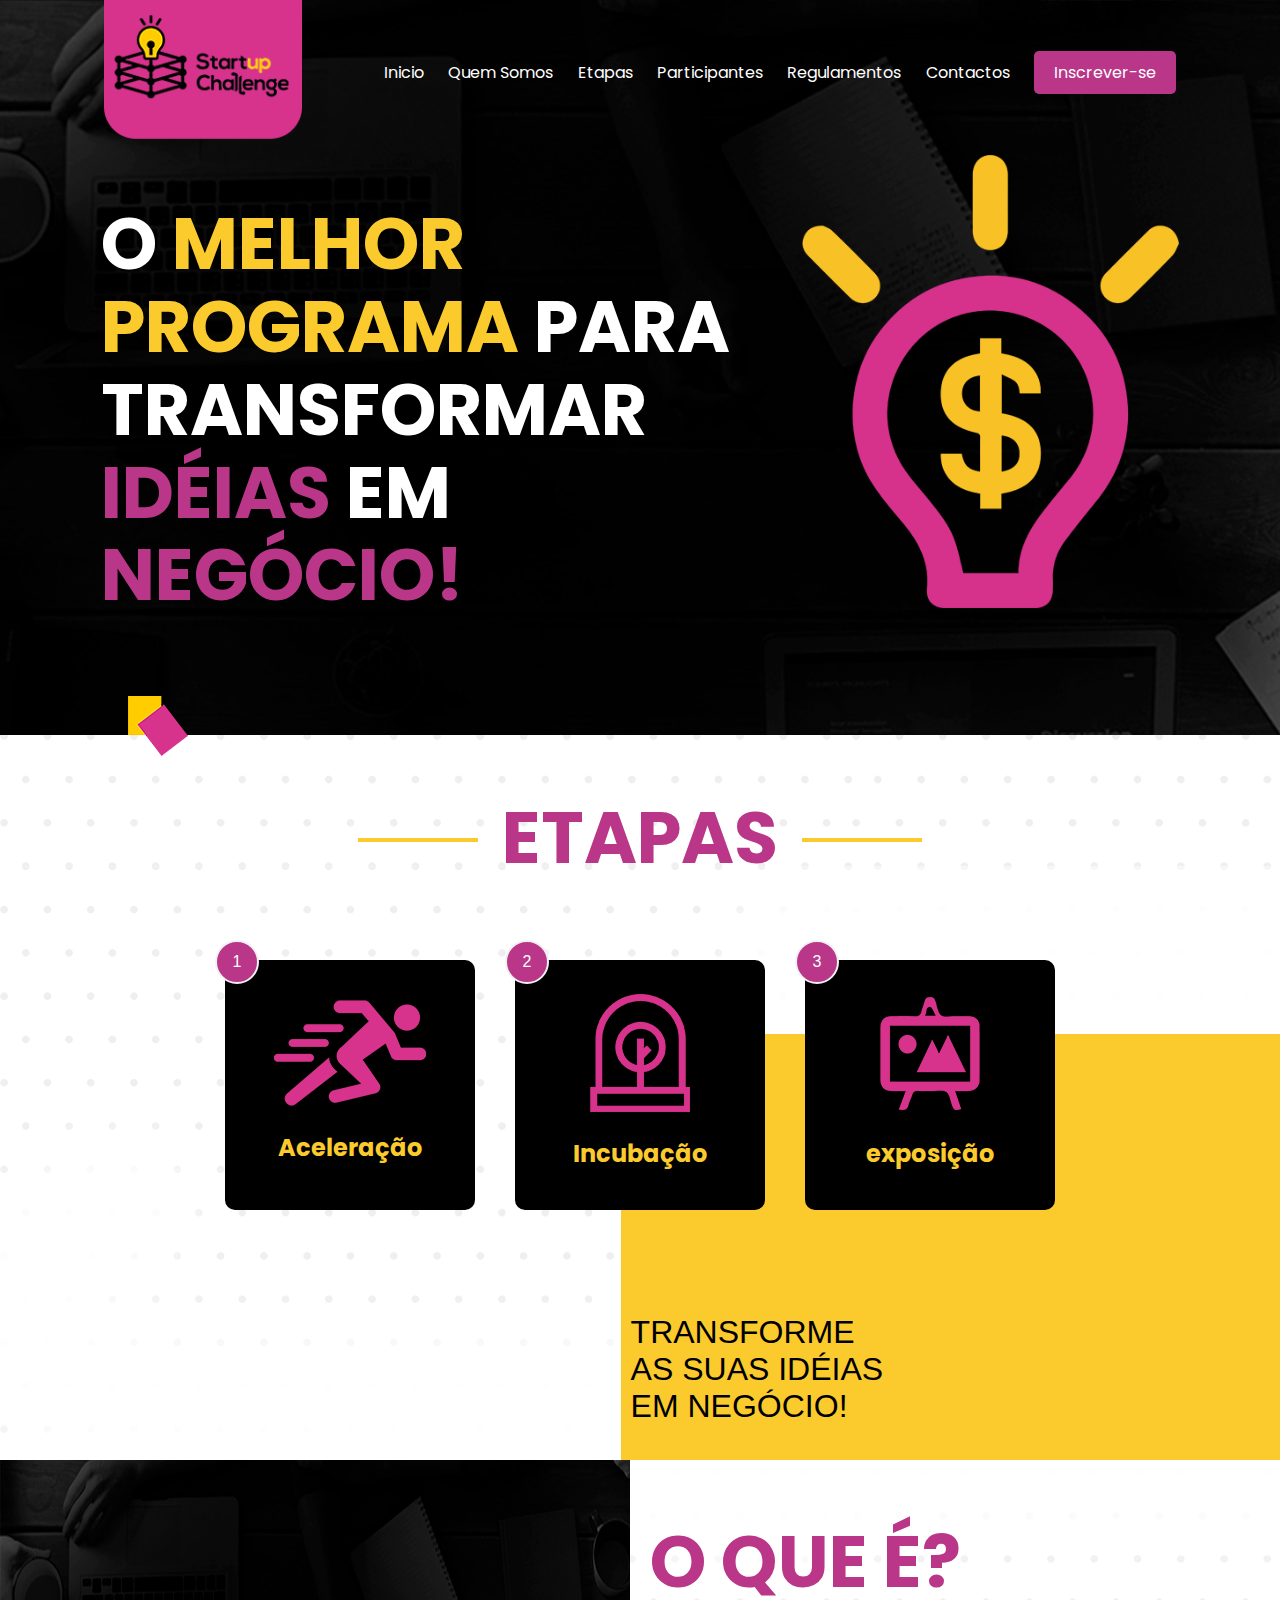
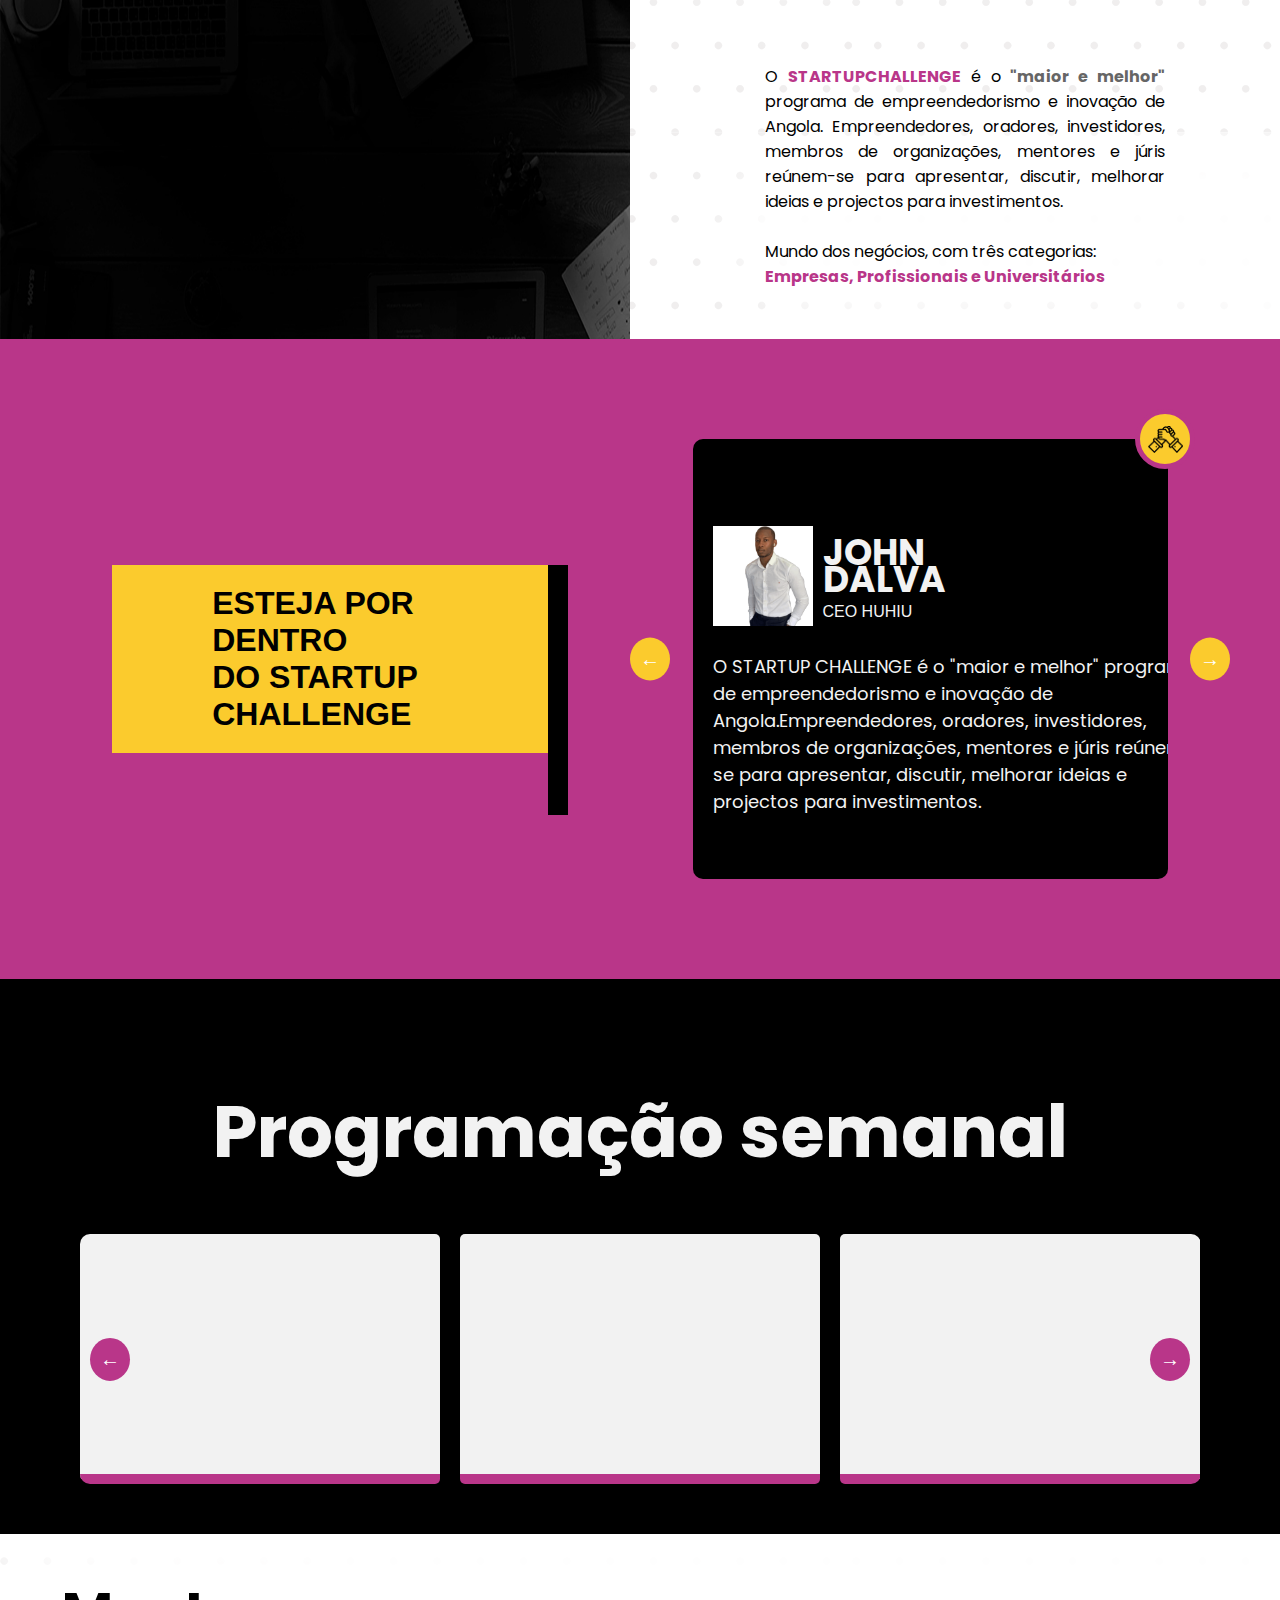
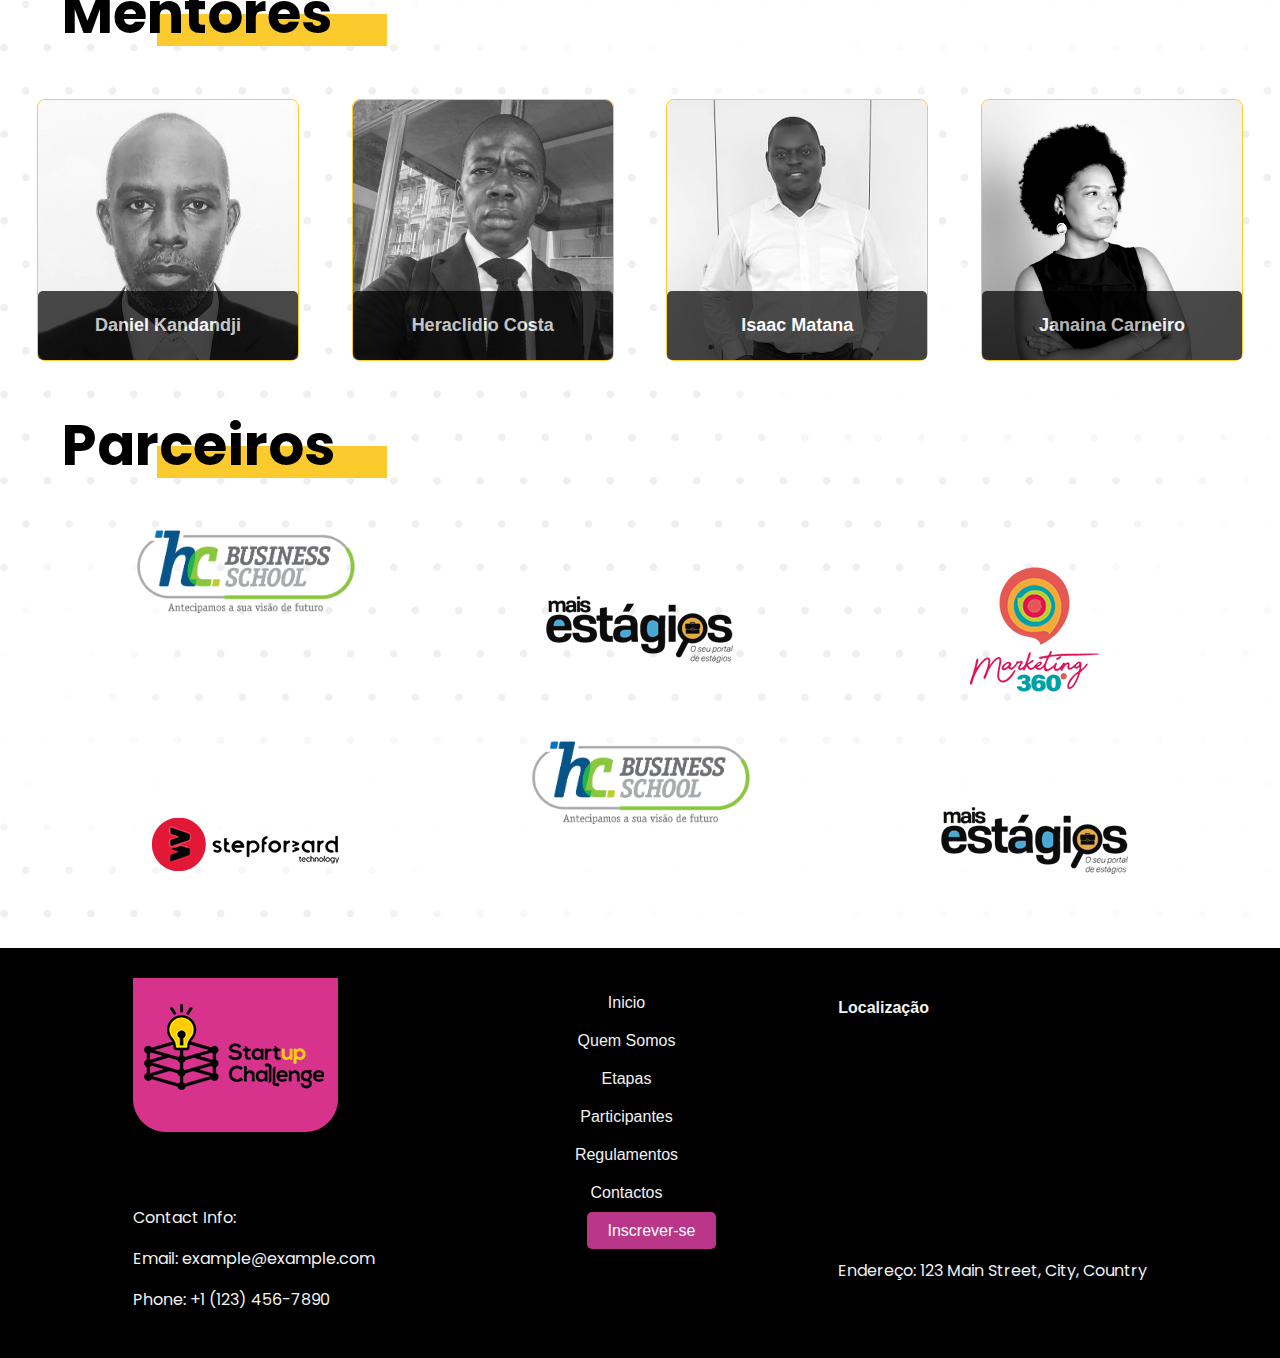
<file: index.html>
<!DOCTYPE html>
<html lang="pt">

<head>
    <meta charset="UTF-8">
    <meta http-equiv="X-UA-Compatible" content="IE=edge">
    <meta name="viewport" content="width=device-width, initial-scale=1.0">
    <title>MilProjectos</title>
    <link rel="stylesheet" href="css/styles.css">
    <link rel="preconnect" href="https://fonts.googleapis.com">
    <link rel="preconnect" href="https://fonts.gstatic.com">
    <link href="https://fonts.googleapis.com/css2?family=Poppins:wght@800;900&family=Poppins:wght@400;700;800&display=swap"
    rel="stylesheet">
    <link rel="stylesheet" href="https://cdnjs.cloudflare.com/ajax/libs/font-awesome/6.0.0-beta3/css/all.min.css">
    <link rel="stylesheet" href="css/font-awesome.min.css">
</head>

<body>
    <header class="header">

        <div class="hamburger-menu">
            <i class="fa-solid fa-bars"></i>
        </div>
        
        <nav class="menu">
            <div class="logo"><img src="img/logo.png" alt="logo"></div>
            
            <div class="nav-links">
              <a href="index.html">Inicio</a>

              <a href="sobre.html">Quem Somos</a>

               <span class="dropdown">
                <a href="#" class="dropbtn">Etapas</a>
                <div class="dropdown-content">
                  <a href="aceleracao.html">Aceleracao</a>
                  <a href="incubacao.html">Incubação</a>
                  <a href="exposicao.html">Exposição</a>
                </div>
            </span>
              <a href="palestrantes.html">Participantes</a>
              <a href="regulamentos.html">Regulamentos</a>
              <a href="contact.html">Contactos</a>
              <a class="btn-inscrever">Inscrever-se</a>
            </div>
          </nav>

          

          <nav class="mobile-menu">
            <div class="logo-mobile">
                <img src="img/logo.png" alt="logo">
              </div>
            <div class="mobile-nav-links">
              <a href="index.html">Inicio</a>
              <a href="sobre.html">Quem Somos</a>
              <div class="dropdown">
                <a href="#" class="dropbtn">Etapas</a>
                <div class="dropdown-content">
                    <a href="aceleracao.html">Aceleracao</a>
                    <a href="incubacao.html">Incubação</a>
                    <a href="exposicao.html">Exposição</a>
                </div>
                </div>
              <a href="palestrantes.html">Participantes</a>
              <a href="regulamentos.html">Regulamentos</a>
              <a href="contact.html">Contactos</a>
              <a class="btn-inscrever">Inscrever-se</a>
            </div>
          </nav>


        <div class="container">
            <div class="hero">
                <div class="hero-text">
                    <h1> O <span class="amarelo">MELHOR</span><br>
                        <span class="amarelo">PROGRAMA</span> PARA <br>
                        TRANSFORMAR <br>
                        <span class="rosa">IDÉIAS</span> EM <br>
                        <span class="rosa">NEGÓCIO!</span>
                    </h1>
                </div>
                <div class="hero-img">
                    <img src="img/lampada.png" alt="">
                </div>
            </div>
            <img src="img/detalhe.png" alt="detalhe" class="detalhe">
        </div>
    </header>


    <section class="etapas">
        <h1 class="title">
            Etapas
        </h1>


        <div class="card-container">
            <div class="flip-card">
                <div class="flip-card-inner">
                    <div class="flip-card-front">
                        <div class="circle">1</div>
                        <div class="card-image"><img src="img/icone-aceleracao.png" alt="acelereção"></div>
                        <h2 class="amarelo">Aceleração</h2>
                    </div>
                    <div class="flip-card-back">
                        <p>Lorem ipsum dolor sit amet, consectetur adipiscing elit.</p>
                        <button>HER</button>
                    </div>
                </div>
            </div>

            <!-- second -->
            <div class="flip-card">
                <div class="flip-card-inner">
                    <div class="flip-card-front">
                        <div class="circle">2</div>
                        <div class="card-image"><img src="img/icone-incubação.png" alt="incubação"></div>
                        <h2 class="amarelo">Incubação</h2>
                    </div>
                    <div class="flip-card-back">
                        <p>Lorem ipsum dolor sit amet, consectetur adipiscing elit.</p>
                        <button>HER</button>
                    </div>
                </div>
            </div>

            <!-- third-->
            <div class="flip-card">
                <div class="flip-card-inner">
                    <div class="flip-card-front">
                        <div class="circle">3</div>
                        <div class="card-image"><img src="img/icone-exposição.png" alt="esposição"></div>
                        <h2 class="amarelo">exposição</h2>
                    </div>
                    <div class="flip-card-back">
                        <p>Lorem ipsum dolor sit amet, consectetur adipiscing elit.</p>
                        <button>HER</button>
                    </div>
                </div>
            </div>

        </div>

        <div class="yellow">
            <h3>
                TRANSFORME <br>AS SUAS IDÉIAS <br>EM NEGÓCIO!
            </h3>
        </div>

    </section>

    <section class="about-section">
        <div class="about">
            <div class="about-img">
                <img src="img/banner.jpg" alt="about-image">
            </div>
            <div class="about-textbox">
                <h1 class="rosa"> O que é?</h1>
                <p class="about-text">O <span class="rosa">STARTUPCHALLENGE</span> é o <span class="cinza">"maior e
                        melhor"</span>
                    programa de empreendedorismo e inovação de
                    Angola. Empreendedores, oradores, investidores,
                    membros de organizações, mentores e júris
                    reúnem-se para apresentar, discutir, melhorar
                    ideias e projectos para investimentos. <br><br>
                    Mundo dos negócios, com três categorias: <br>
                    <span class="rosa">Empresas, Profissionais e Universitários</span>
                </p>
            </div>
        </div>
    </section>
    <section class="news">

        <div class="news-txt">
            <h3>ESTEJA POR <br>
                DENTRO <br>
                DO STARTUP <br>
                CHALLENGE</h3>
        </div>

        <div class="slider-container">
            <div class="circle-yellow"><img src="img/maos_dadas.png" alt=""></div>
            <div class="container">
                <div class="card-slider">

                    <div class="card">
                        <div class="card-header">
                            <img src="img/profile-pic.png" alt="" srcset="">
                            <div class="card-header-txt">
                                <h2>JOHN <br> DALVA</h2>
                                <h4>CEO HUHIU</h4>
                            </div>
                        </div>
                        <div class="card-body">
                            <p>O STARTUP CHALLENGE é o "maior e melhor"
                                programa de empreendedorismo e inovação de
                                Angola.Empreendedores, oradores, investidores,
                                membros de organizações, mentores e júris
                                reúnem-se para apresentar, discutir, melhorar
                                ideias e projectos para investimentos.</p>
                        </div>
                    </div>


                    <div class="card">
                        <div class="card-header">
                            <img src="img/profile-pic.png" alt="" srcset="">
                            <div class="card-header-txt">
                                <h2>JOHN <br> DALVA</h2>
                                <h4>CEO HUHIU</h4>
                            </div>
                        </div>
                        <div class="card-body">
                            <p>O STARTUP CHALLENGE é o "maior e melhor"
                                programa de empreendedorismo e inovação de
                                Angola.Empreendedores, oradores, investidores,
                                membros de organizações, mentores e júris
                                reúnem-se para apresentar, discutir, melhorar
                                ideias e projectos para investimentos.</p>
                        </div>
                    </div>


                    <div class="card">
                        <div class="card-header">
                            <img src="img/profile-pic.png" alt="" srcset="">
                            <div class="card-header-txt">
                                <h2>JOHN <br> DALVA</h2>
                                <h4>CEO HUHIU</h4>
                            </div>
                        </div>
                        <div class="card-body">
                            <p>O STARTUP CHALLENGE é o "maior e melhor"
                                programa de empreendedorismo e inovação de
                                Angola.Empreendedores, oradores, investidores,
                                membros de organizações, mentores e júris
                                reúnem-se para apresentar, discutir, melhorar
                                ideias e projectos para investimentos.</p>
                        </div>
                    </div>
                </div>
            </div>
            <button class="btn-prev">&larr;</button>
            <button class="btn-next">&rarr;</button>
        </div>
    </section>
    <section class="programacao">
        <div class="container">
            <h1>Programação semanal</h1>

            <div class="slider-container-programacao">
                <div class="container-programacao">
                    <div class="card-slider-programacao">
                        <div class="card-programacao">
                            <!-- Card 1 content goes here -->
                        </div>
                        <div class="card-programacao">
                            <!-- Card 2 content goes here -->
                        </div>
                        <div class="card-programacao">
                            <!-- Card 3 content goes here -->
                        </div>
                        <div class="card-programacao">
                            <!-- Card 4 content goes here -->
                        </div>
                        <div class="card-programacao">
                            <!-- Card 5 content goes here -->
                        </div>
                        <div class="card-programacao">
                            <!-- Card 6 content goes here -->
                        </div>
                        <div class="card-programacao">
                            <!-- Card 7 content goes here -->
                        </div>
                    </div>
                </div>
                <button class="btn-prev-prog">&larr;</button>
                <button class="btn-next-prog">&rarr;</button>
            </div>
        </div>
    </section>
    
    <!-- ... (previous code) ... -->

<section class="mentores">
    <div class="container">
        <h1 class="sub">Mentores</h1>

        <div class="mentores-container">
            <div class="card-mentores">
                <img src="img/mentores/Daniel-Kandandji-PB.png" alt="">
                <div class="card-mentores-texto" data-modal-target="modal-1">
                    <h4>Daniel Kandandji</h4>
                </div>
            </div>
            <div class="card-mentores">
                <!-- Image 2 content goes here -->
                <img src="img/mentores/Heraclidio-Costa.png" alt="">
                <div class="card-mentores-texto" data-modal-target="modal-2">
                    <h4>Heraclidio Costa</h4>
                </div>
            </div>
            <div class="card-mentores">
                <!-- Image 3 content goes here -->
                <img src="img/mentores/Isac-Matana.png" alt="">
                <div class="card-mentores-texto" data-modal-target="modal-3">
                    <h4>Isaac Matana</h4>
                </div>
            </div>
            <div class="card-mentores">
                <!-- Image 4 content goes here -->
                <img src="img/mentores/Janaina-Carneiro-PB.png" data-ix="" alt="">
                <div class="card-mentores-texto" data-modal-target="modal-4">
                    <h4>Janaina Carneiro</h4>
                </div>
            </div>
        </div>
    </div>

    <div id="modal-1" class="modal">
        <div class="modal-content">
            <span class="close">&times;</span>
            <h2>Daniel Kandandji</h2>
            <p>Lorem ipsum dolor sit amet, consectetur adipiscing elit.</p>
        </div>
    </div>

    <div id="modal-2" class="modal">
        <div class="modal-content">
            <span class="close">&times;</span>
            <h2>ÁLVARO DE ALMEIDA</h2>
            <p>Lorem ipsum dolor sit amet, consectetur adipiscing elit.</p>
        </div>
    </div>

    <div id="modal-3" class="modal">
        <div class="modal-content">
            <span class="close">&times;</span>
            <h2>ÁLVARO DE ALMEIDA</h2>
            <p>Lorem ipsum dolor sit amet, consectetur adipiscing elit.</p>
        </div>
    </div>

    <div id="modal-4" class="modal">
        <div class="modal-content">
            <span class="close">&times;</span>
            <h2>ÁLVARO DE ALMEIDA</h2>
            <p>Lorem ipsum dolor sit amet, consectetur adipiscing elit.</p>
        </div>
    </div>

</section>

<!-- ... (remaining code) ... -->

    <section class="parceiros">
        <div class="container">
            <h1 class="sub">Parceiros</h1>

            <div class="flex-container">
                <div class="flex-item hc"><img src="img/parceiros/logo-HC.png"></div>
                <div class="flex-item"><img src="img/parceiros/logo_mais_estagio.png"></div>
                <div class="flex-item"><img src="img/parceiros/logo_marketing_360.png"></div>
                <div class="flex-item"><img src="img/parceiros/logo_stanford.png"></div>
                <div class="flex-item hc"><img src="img/parceiros/logo-HC.png"></div>
                <div class="flex-item"><img src="img/parceiros/logo_mais_estagio.png"></div>
            </div>

        </div>
    </section>



    <footer>
       <!-- <div class="footer-box"> -->
        <!---->


        <div class="footer-column">
            <img src="img/logo.png" alt="Logo">
            <p>Contact Info:</p>
            <p>Email: example@example.com</p>
            <p>Phone: +1 (123) 456-7890</p>
        </div>

        <div class="footer-column">

            <nav>
                <ul>
                    <li><a href="#" class="btn">Inicio</a></li>
                    <li> <a href="#" class="btn">Quem Somos</a></li>
                    <li><a href="#" class="btn">Etapas</a></li>
                    <li><a href="#" class="btn">Participantes</a></li>
                    <li> <a href="#" class="btn">Regulamentos</a></li>
                    <li><a href="#" class="btn">Contactos</a> </li>
                    <li><a class="btn-inscrever">Inscrever-se</a></li>
                </ul>
            </nav>
        </div>

        <div class="footer-column">
            <h4>Localização</h4>
            <iframe
                src="https://www.google.com/maps/embed?pb=!1m18!1m12!1m3!1d12345.6789!2d-123.456789!3d12.3456789!2m3!1f0!2f0!3f0!3m2!1i1024!2i768!4f13.1!3m3!1m2!1s0x0%3A0x0!2zMTLCsDAwJzM1LjAiTiAxMjPCsDIzJzA4LjEiRQ!5e0!3m2!1sen!2sus!4v1627123456789!5m2!1sen!2sus"
                width="300" height="200" style="border:0;" allowfullscreen="" loading="lazy"></iframe>
            <p>Endereço: 123 Main Street, City, Country</p>
        </div>

        
        <!--  </div>  -->

    </footer>



    <script src="js/script.js"></script>
   <!-- Adicione o link para o jQuery antes do script abaixo -->
    <script src="https://code.jquery.com/jquery-3.6.0.min.js"></script>

    <script>
    $(document).ready(function() {
    // Quando o ícone do hamburguer for clicado
    $(".hamburger-menu").click(function() {
        // Adiciona a classe 'open' ao menu móvel
        $(".mobile-menu").toggleClass("open");
    });

    // Quando um link do menu móvel for clicado (opcional)
    $(".mobile-menu a").click(function() {
        // Fecha o menu móvel
        $(".mobile-menu").removeClass("open");
    });
    });
    </script>

      
</body>

</html>
</file>
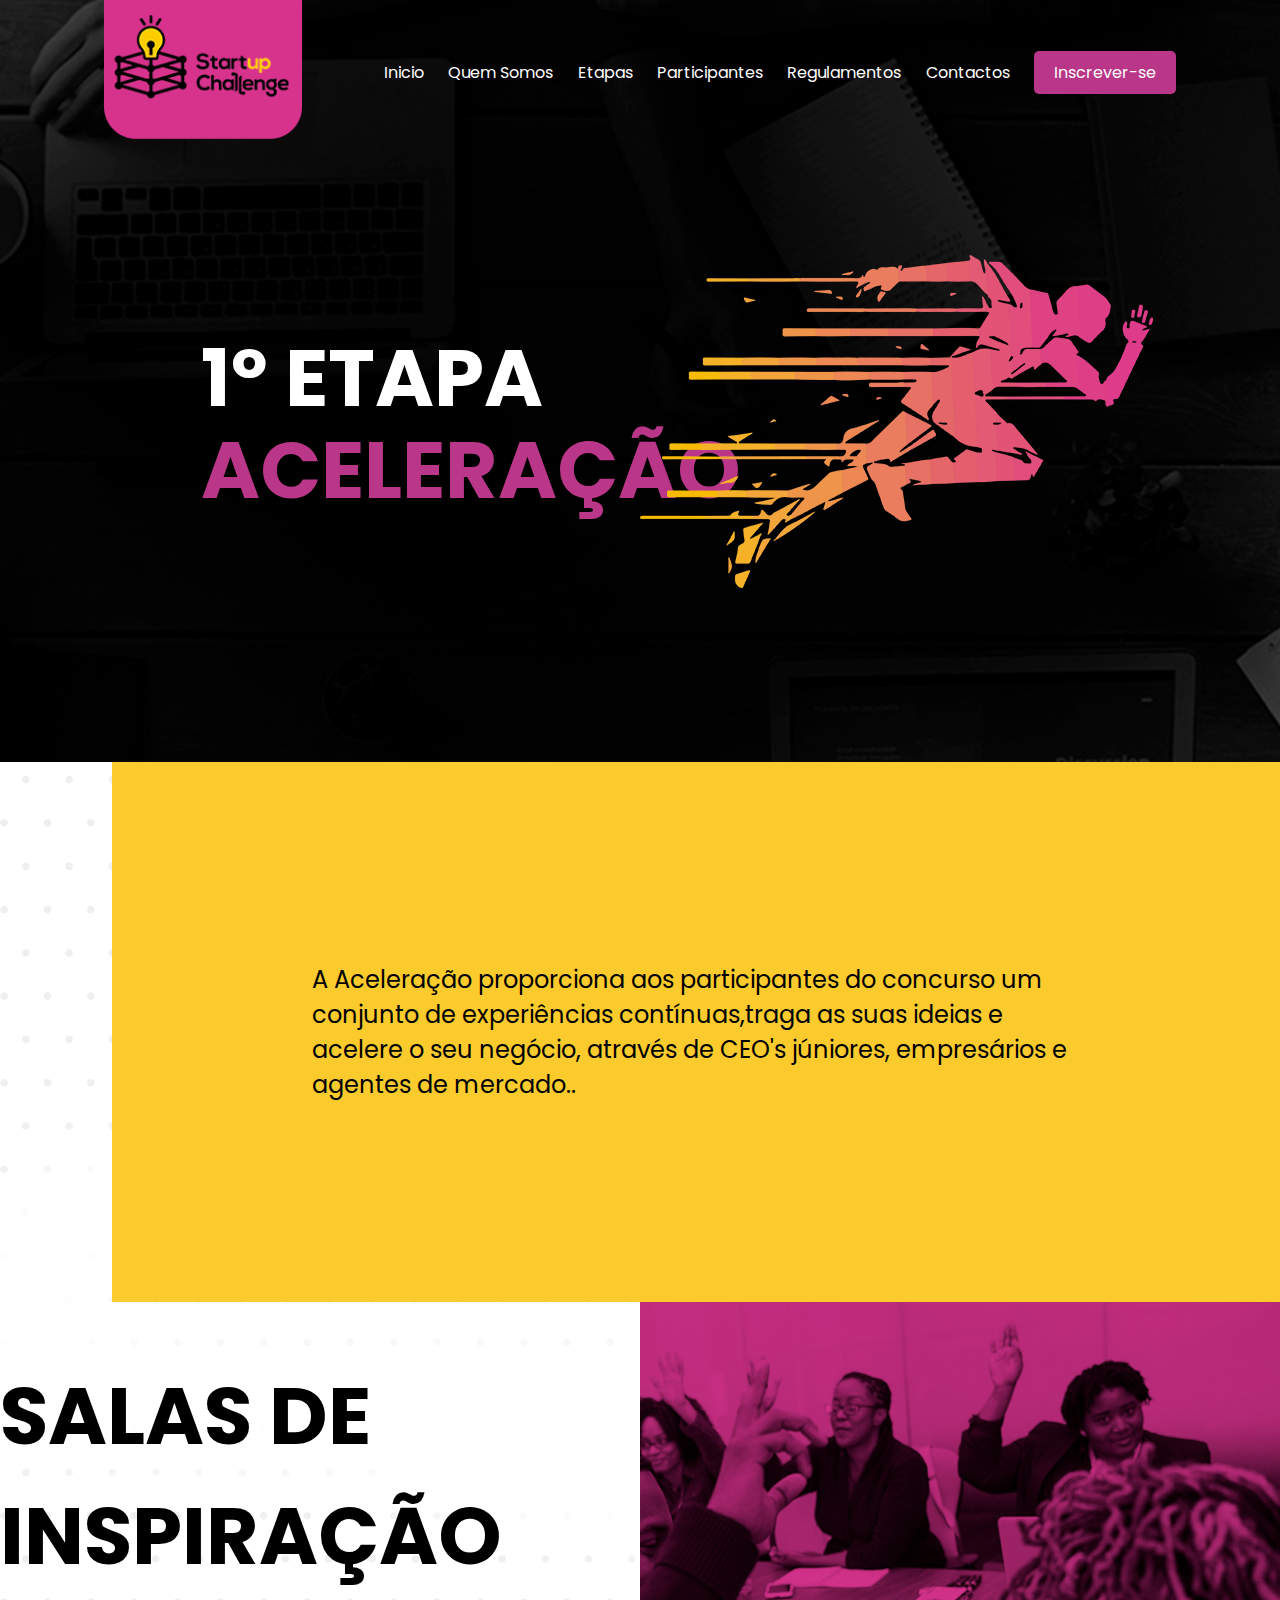
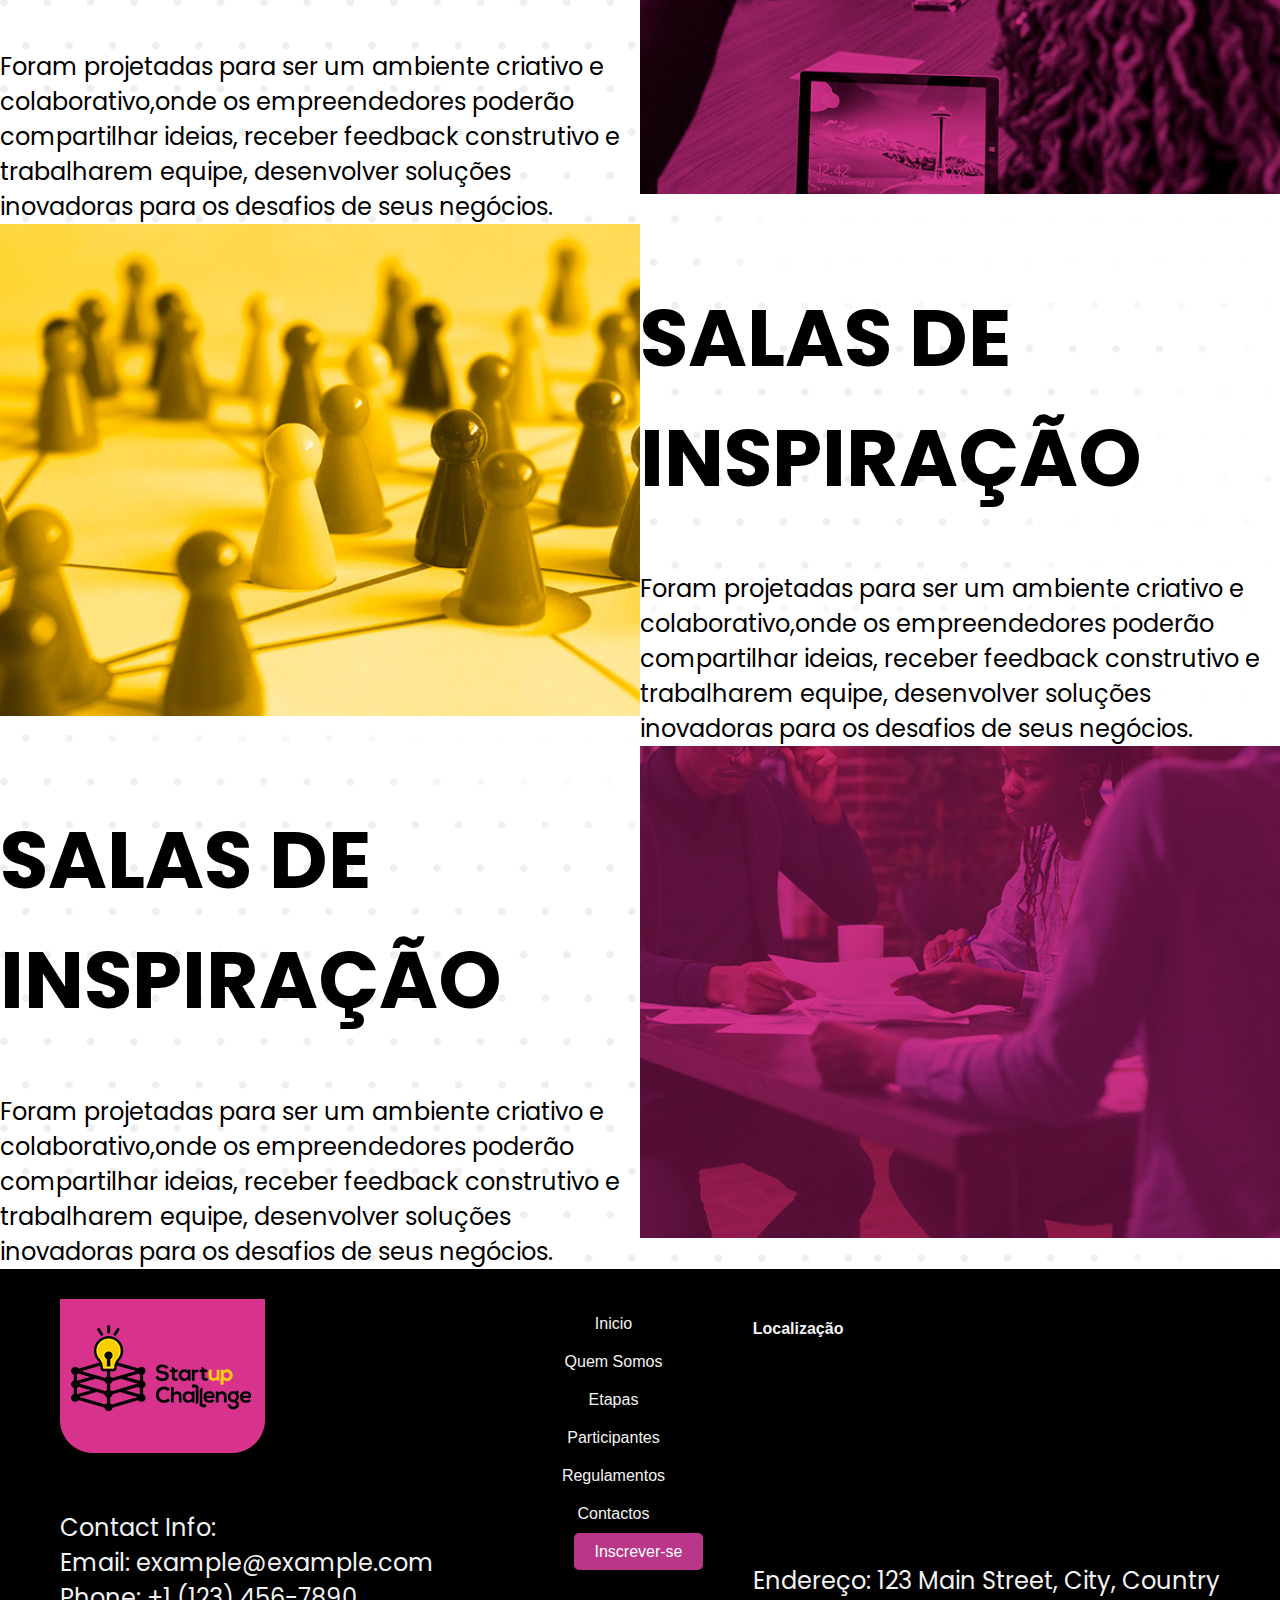
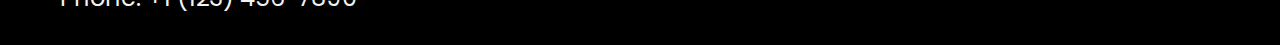
<file: aceleracao.html>
<!DOCTYPE html>
<html lang="pt">

<head>
    <meta charset="UTF-8">
    <meta http-equiv="X-UA-Compatible" content="IE=edge">
    <meta name="viewport" content="width=device-width, initial-scale=1.0">
    <title>MilProjectos</title>
    <link rel="stylesheet" href="css/styles.css">
    <link rel="preconnect" href="https://fonts.googleapis.com">
    <link rel="preconnect" href="https://fonts.gstatic.com">
    <link href="https://fonts.googleapis.com/css2?family=Poppins:wght@800;900&family=Poppins:wght@400;700;800&display=swap"
    rel="stylesheet">
    <link rel="stylesheet" href="https://cdnjs.cloudflare.com/ajax/libs/font-awesome/6.0.0-beta3/css/all.min.css">
    <link rel="stylesheet" href="css/font-awesome.min.css">

    <style>
        ul{
            list-style-type: none;
        }
        .aceleracao-sobre{
            display: flex;
            flex-wrap: wrap;
            justify-content: space-evenly;
            align-items: center;
            padding: 150px;
        }

        h1{
            font-size: 80px;
        }
        .aceleracao-text{
            width: 50%;
            align-items: center;
        }
       
        .aceleracao-img{
            width:50%
        }

        
        .hero-img img{
        max-width: 900px;
    }
        
         .aceleracao-yellow{
            background: #fbcb2d;
           
            width: 60%;
            padding: 200px;
            margin-left: auto;
        }

        p{
            margin: 0 auto;
            font-size: 24px;
        }

        .inspiracao, .mercado, .modelagem{
            display: flex;
            flex-wrap: wrap;
            width: 100%;
        }
        .inspiracao-txt, .mercado-txt, .modelagem-txt{
            width:50%
        }

        .inspiracao-img, .mercado-img, .modelagem-img{
            width:50%
        }
        img{
            max-width: 100%;
        }
    </style>
</head>

<body>
    <header class="header">

        <div class="hamburger-menu">
            <i class="fa-solid fa-bars"></i>
        </div>
        
        <nav class="menu">
            <div class="logo"><img src="img/logo.png" alt="logo"></div>
            <div class="nav-links">
              <a href="#">Inicio</a>
              <a href="#">Quem Somos</a>
              <a href="#">Etapas</a>
              <a href="#">Participantes</a>
              <a href="#">Regulamentos</a>
              <a href="#">Contactos</a>
              <a class="btn-inscrever">Inscrever-se</a>
            </div>
          </nav>

          <div class="logo-mobile">
            <img src="img/logo.png" alt="logo">
          </div>

          <nav class="mobile-menu">
            <div class="mobile-nav-links">
              <a href="#">Inicio</a>
              <a href="#">Quem Somos</a>
              <a href="#">Etapas</a>
              <a href="#">Participantes</a>
              <a href="#">Regulamentos</a>
              <a href="#">Contactos</a>
              <a class="btn-inscrever">Inscrever-se</a>
            </div>
          </nav>


        <div class="container">
            <div class="hero aceleracao-sobre">

                <div class="hero-text aceleracao-text">
                  <h1>1º ETAPA <br><span class="rosa">ACELERAÇÃO</span></h1>
                </div>

                <div class="hero-img aceleracao-img">
                    <img src="img/icone_aceleracao.png" alt="">
                </div>
            </div>
        </div>
    </header>

    <section class="aceleracao-yellow">
        <p>A <span class="negrito">Aceleração</span> proporciona aos participantes do concurso
            um conjunto de <span class="negrito">experiências contínuas</span>,traga as suas
            ideias e <span class="negrito">acelere o seu negócio</span>, através de CEO's júniores,
            empresários e agentes de mercado..</p>
    </section>

    <section class="inspiracao">
        <div class="inspiracao-txt">
            <h1>SALAS DE INSPIRAÇÃO</h1>
            <p>Foram projetadas para ser um ambiente criativo
                e colaborativo,onde os empreendedores poderão
                compartilhar ideias, receber feedback construtivo
                e trabalharem equipe, desenvolver soluções
                inovadoras para os desafios de seus negócios.</p>
        </div>
        <div class="inspiracao-img">
            <img src="img/salas_de_inspiração.jpg" alt="salas">
        </div>
    </section>

    <section class="mercado">
        <div class="mercado-img">
            <img src="img/salas_imercao_mercado.jpg" alt="salas">
        </div>

        <div class="mercado-txt">
            <h1>SALAS DE INSPIRAÇÃO</h1>
            <p>Foram projetadas para ser um ambiente criativo
                e colaborativo,onde os empreendedores poderão
                compartilhar ideias, receber feedback construtivo
                e trabalharem equipe, desenvolver soluções
                inovadoras para os desafios de seus negócios.</p>
        </div>
        
    </section>

    <section class="modelagem">
        <div class="modelagem-txt">
            <h1>SALAS DE INSPIRAÇÃO</h1>
            <p>Foram projetadas para ser um ambiente criativo
                e colaborativo,onde os empreendedores poderão
                compartilhar ideias, receber feedback construtivo
                e trabalharem equipe, desenvolver soluções
                inovadoras para os desafios de seus negócios.</p>
        </div>
        <div class="modelagem-img">
            <img src="img/oficinas_de_moedelagem.jpg" alt="salas">
        </div>
    </section>


    <footer>
       <!-- <div class="footer-box"> -->
        <!---->


        <div class="footer-column">
            <img src="img/logo.png" alt="Logo">
            <p>Contact Info:</p>
            <p>Email: example@example.com</p>
            <p>Phone: +1 (123) 456-7890</p>
        </div>

        <div class="footer-column">

            <nav>
                <ul>
                    <li><a href="#" class="btn">Inicio</a></li>
                    <li> <a href="#" class="btn">Quem Somos</a></li>
                    <li><a href="#" class="btn">Etapas</a></li>
                    <li><a href="#" class="btn">Participantes</a></li>
                    <li> <a href="#" class="btn">Regulamentos</a></li>
                    <li><a href="#" class="btn">Contactos</a> </li>
                    <li><a class="btn-inscrever">Inscrever-se</a></li>
                </ul>
            </nav>
        </div>

        <div class="footer-column">
            <h4>Localização</h4>
            <iframe
                src="https://www.google.com/maps/embed?pb=!1m18!1m12!1m3!1d12345.6789!2d-123.456789!3d12.3456789!2m3!1f0!2f0!3f0!3m2!1i1024!2i768!4f13.1!3m3!1m2!1s0x0%3A0x0!2zMTLCsDAwJzM1LjAiTiAxMjPCsDIzJzA4LjEiRQ!5e0!3m2!1sen!2sus!4v1627123456789!5m2!1sen!2sus"
                width="300" height="200" style="border:0;" allowfullscreen="" loading="lazy"></iframe>
            <p>Endereço: 123 Main Street, City, Country</p>
        </div>

        
        <!--  </div>  -->

    </footer>



    <script src="js/script.js"></script>
</body>

</html>
</file>
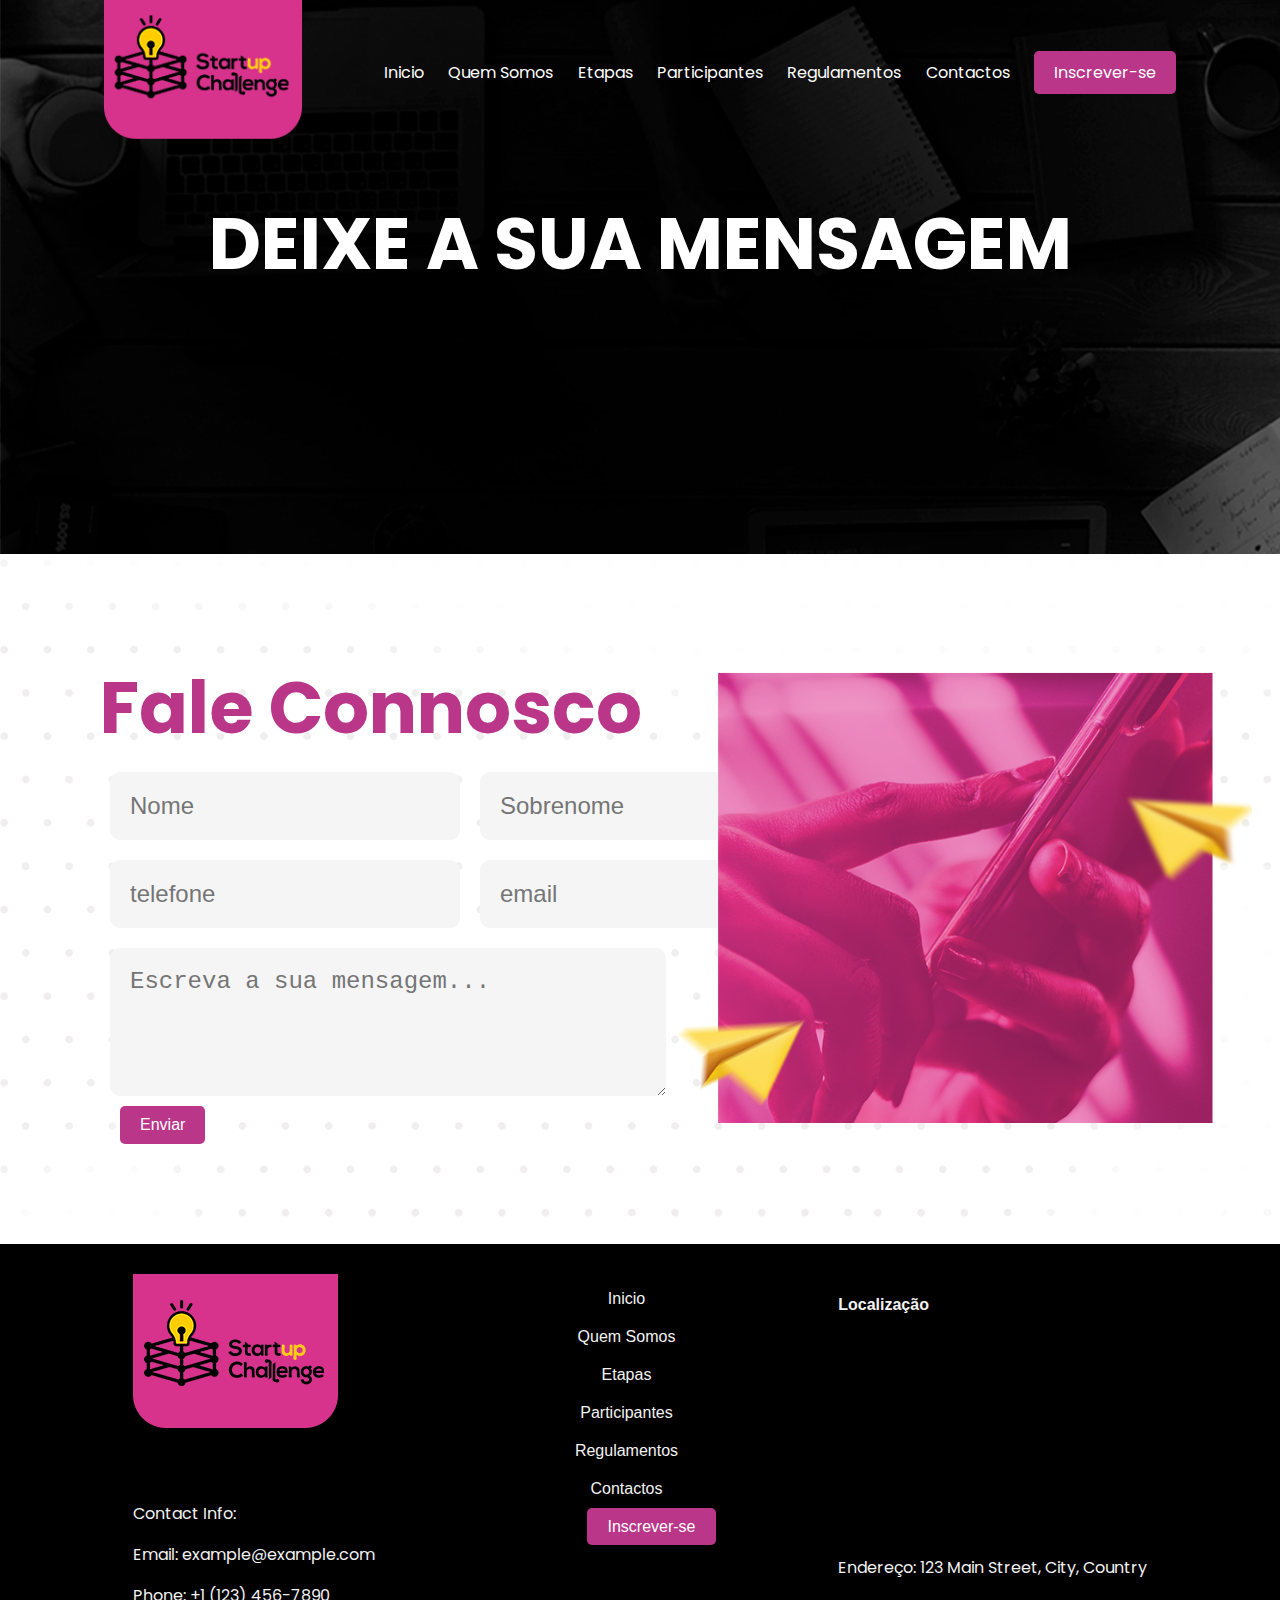
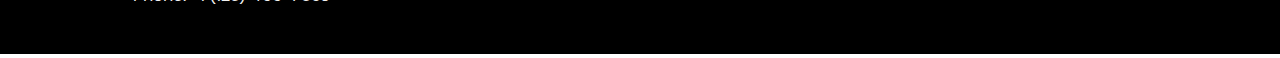
<file: contact.html>
<!DOCTYPE html>
<html lang="pt">

<head>
    <meta charset="UTF-8">
    <meta http-equiv="X-UA-Compatible" content="IE=edge">
    <meta name="viewport" content="width=device-width, initial-scale=1.0">
    <title>MilProjectos</title>
    <link rel="stylesheet" href="css/styles.css">
    <link rel="preconnect" href="https://fonts.googleapis.com">
    <link rel="preconnect" href="https://fonts.gstatic.com">
    <link href="https://fonts.googleapis.com/css2?family=Poppins:wght@800;900&family=Poppins:wght@400;700;800&display=swap"
    rel="stylesheet">
    <link rel="stylesheet" href="https://cdnjs.cloudflare.com/ajax/libs/font-awesome/6.0.0-beta3/css/all.min.css">
    <link rel="stylesheet" href="css/font-awesome.min.css">

    <style>
       
       header{
        
       }
        .hero{
            display: flex;
            justify-content: center;
            padding-bottom: 200px;
        }
        .hero-text{
            width: 100%;
            text-align: center;
        }
        
       
       .contactos{
        height: auto;
       }

       .container-contactos{
        width: 90%;
        margin: 0 auto ;
        display: flex;
        justify-content:space-between;
        flex-wrap: wrap;
        color: #fff;
        padding: 100px;
        }

        
        .contactos-form{
            width: 50%;
        }
        .contactos-form h1{
            color: black;
            padding: 0;
            margin:0;

        }
        .form-row{
            width: 100%;
            display: flex;
        }
        .form-group{
            color: black;
            display: flex;
            flex-basis: calc(50% - 2px);
            flex-direction: column;
            
            
        }
             
        input, textarea{
            outline: none;
            border: none;
        }
        .form-control{
            margin: 10px;
            padding: 20px;
            border-radius: 10px;
            background: #F5F5F5;
            font-size: 24px;    
        }

        .ml-3{
            margin-left: 20px;
        }
        .btn-enviar{
        background-color: #b93689;
        color: #fff;
        border: none;
        padding: 10px 20px;
        font-size: 16px;
        border-radius: 5px;
        cursor: pointer;
        }

        .contactos-img{
            width: 50%;
            margin: auto 0;
        }

        .contactos-img img{
            max-width: 100%;
        }

        li i{
            color: #b93689;
        }

        @media (max-width: 768px){
        
        .hero{
        padding-bottom: 50px;
        }

        .contactos-form h1{
            text-align: justify;

        }
        .container-contactos{
        width: 98%;
        padding: 50px 0 50px 0;
        
    
        }
        .contactos-form{
            width: 100%;
        }
        .form-row{
            width: 100%;
            display: block;
        }
        .form-group{
            flex-basis: 100%;
            flex-direction: column;   
        }
        .form-control{
            font-size: 18px;    
        }

        .contactos-img{
          display: none;
        }

            
        }
        
        @media (max-width: 1180px) {
        }

        @media((max-width: 1300px)){

        }
    </style>
</head>

<body>
    <header class="header">

        <div class="hamburger-menu">
            <i class="fa-solid fa-bars"></i>
        </div>
        
        <nav class="menu">
            <div class="logo"><img src="img/logo.png" alt="logo"></div>
            
            <div class="nav-links">
              <a href="index.html">Inicio</a>

              <a href="sobre.html">Quem Somos</a>

               <span class="dropdown">
                <a href="#" class="dropbtn">Etapas</a>
                <div class="dropdown-content">
                  <a href="aceleracao.html">Aceleracao</a>
                  <a href="incubacao.html">Incubação</a>
                  <a href="exposicao.html">Exposição</a>
                </div>
            </span>
              <a href="palestrantes.html">Participantes</a>
              <a href="regulamentos.html">Regulamentos</a>
              <a href="contact.html">Contactos</a>
              <a class="btn-inscrever">Inscrever-se</a>
            </div>
          </nav>

          

          <nav class="mobile-menu">
            <div class="logo-mobile">
                <img src="img/logo.png" alt="logo">
              </div>
            <div class="mobile-nav-links">
              <a href="index.html">Inicio</a>
              <a href="sobre.html">Quem Somos</a>
              <div class="dropdown">
                <a href="#" class="dropbtn">Etapas</a>
                <div class="dropdown-content">
                    <a href="aceleracao.html">Aceleracao</a>
                    <a href="incubacao.html">Incubação</a>
                    <a href="exposicao.html">Exposição</a>
                </div>
                </div>
              <a href="palestrantes.html">Participantes</a>
              <a href="regulamentos.html">Regulamentos</a>
              <a href="contact.html">Contactos</a>
              <a class="btn-inscrever">Inscrever-se</a>
            </div>
          </nav>


        <div class="hero-rules container">
            <div class="hero">
                <div class="hero-text">
                  <h1>DEIXE A SUA MENSAGEM</h1>
                </div>
            </div>
        </div>
    </header>

   <section class="contactos">
    <div class="container-contactos">

        <div class="contactos-form">
            <form action="" method="post">

                <h1> <span class="rosa">Fale Connosco</span></h1>
                
                <div class="form-row">
                <div class="form-group">
                   
                    <input type="text" class="form-control" id="nome" name="nome"  placeholder="Nome">
                  </div>

                  <div class="form-group">
                    
                    <input type="text" class="form-control" id="sobrenome" name="sobrenome"  placeholder="Sobrenome">
                  </div>
                </div>

                <div class="form-row">
                  <div class="form-group">
                   
                    <input type="text" class="form-control" id="telefone" name="telefone"  placeholder="telefone">
                  </div>

                  <div class="form-group">
                 
                    <input type="email" class="form-control" id="email" name="email"  placeholder="email">
                  </div>

                </div>

                  <div class="form-group">
                    
                    <textarea class="form-control" id="mensagem" name="mensagem" rows="4" placeholder="Escreva a sua mensagem..."></textarea>
                  </div>

                <div class="d-flex flex-row-reverse">
                  <button type="submit" name="enviar" id="enviar" class="btn btn-enviar ml-3">Enviar</button>  
            </form>
        </div>
        </div>
        <div class="contactos-img">
            <img src="img/contactos.png" alt="">

    </div>    
   </section>


    <footer>
       <!-- <div class="footer-box"> -->
        <!---->


        <div class="footer-column">
            <img src="img/logo.png" alt="Logo">
            <p>Contact Info:</p>
            <p>Email: example@example.com</p>
            <p>Phone: +1 (123) 456-7890</p>
        </div>

        <div class="footer-column">

            <nav>
                <ul>
                    <li><a href="#" class="btn">Inicio</a></li>
                    <li> <a href="#" class="btn">Quem Somos</a></li>
                    <li><a href="#" class="btn">Etapas</a></li>
                    <li><a href="#" class="btn">Participantes</a></li>
                    <li> <a href="#" class="btn">Regulamentos</a></li>
                    <li><a href="#" class="btn">Contactos</a> </li>
                    <li><a class="btn-inscrever">Inscrever-se</a></li>
                </ul>
            </nav>
        </div>

        <div class="footer-column">
            <h4>Localização</h4>
            <iframe
                src="https://www.google.com/maps/embed?pb=!1m18!1m12!1m3!1d12345.6789!2d-123.456789!3d12.3456789!2m3!1f0!2f0!3f0!3m2!1i1024!2i768!4f13.1!3m3!1m2!1s0x0%3A0x0!2zMTLCsDAwJzM1LjAiTiAxMjPCsDIzJzA4LjEiRQ!5e0!3m2!1sen!2sus!4v1627123456789!5m2!1sen!2sus"
                width="300" height="200" style="border:0;" allowfullscreen="" loading="lazy"></iframe>
            <p>Endereço: 123 Main Street, City, Country</p>
        </div>

        
        <!--  </div>  -->

    </footer>



    <script src="js/script.js"></script>
</body>

</html>
</file>
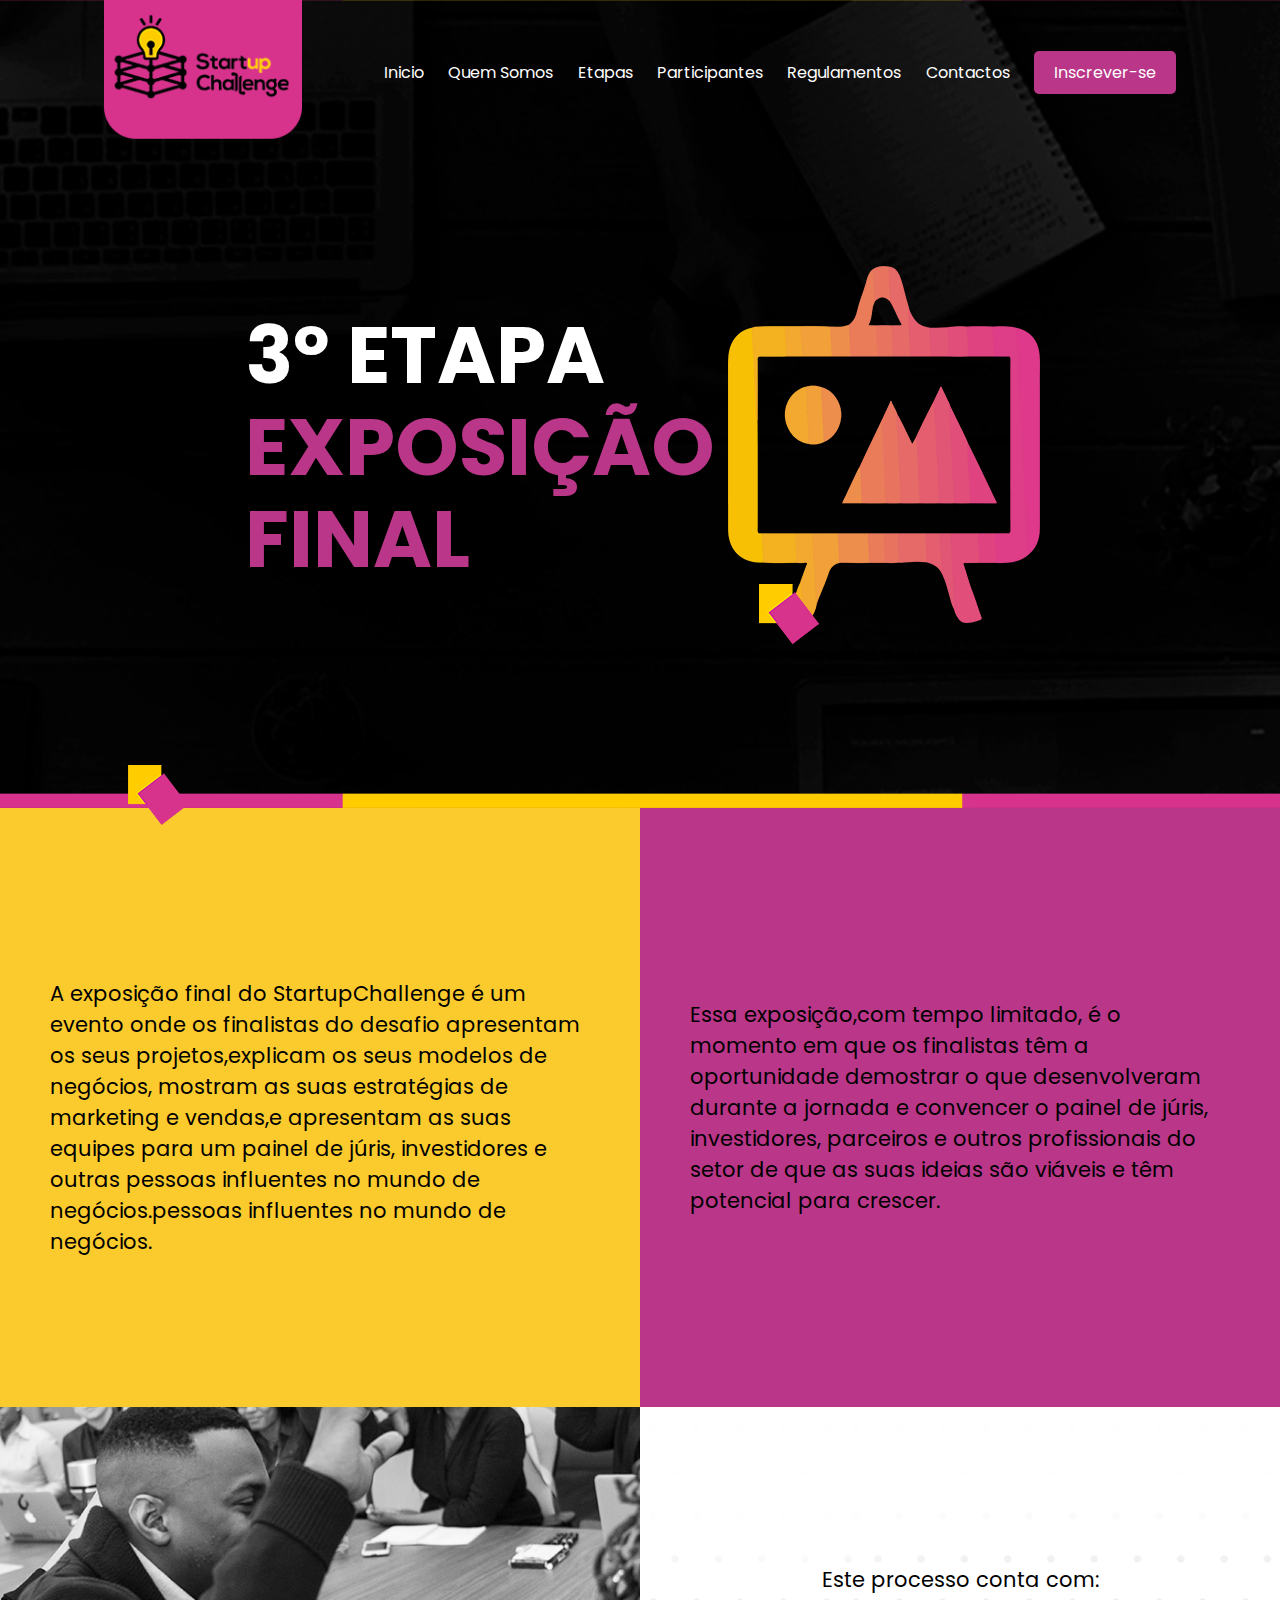
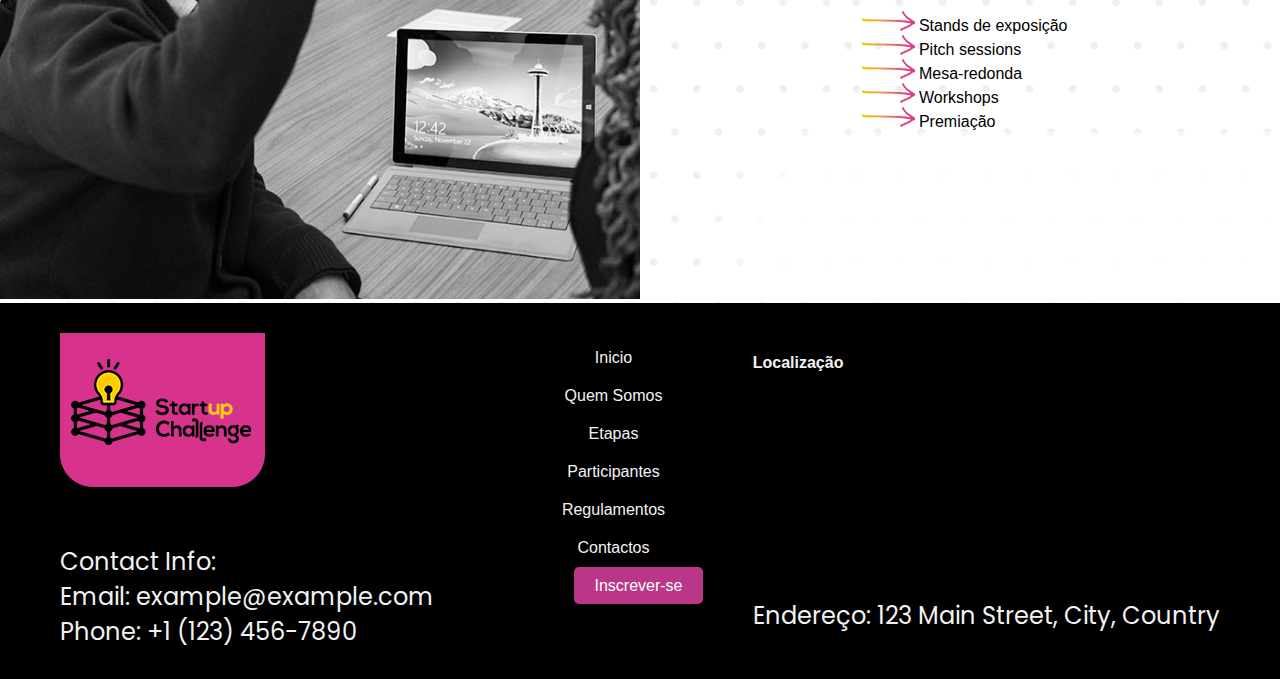
<file: exposicao.html>
<!DOCTYPE html>
<html lang="pt">
  <head>
    <meta charset="UTF-8" />
    <meta http-equiv="X-UA-Compatible" content="IE=edge" />
    <meta name="viewport" content="width=device-width, initial-scale=1.0" />
    <title>MilProjectos</title>
    <link rel="stylesheet" href="css/styles.css" />
    <link rel="preconnect" href="https://fonts.googleapis.com" />
    <link rel="preconnect" href="https://fonts.gstatic.com" />
    <link
      href="https://fonts.googleapis.com/css2?family=Poppins:wght@800;900&family=Poppins:wght@400;700;800&display=swap"
      rel="stylesheet"
    />
    <link
      rel="stylesheet"
      href="https://cdnjs.cloudflare.com/ajax/libs/font-awesome/6.0.0-beta3/css/all.min.css"
    />
    <link rel="stylesheet" href="css/font-awesome.min.css" />

    <style>
      ul {
        list-style-type: none;
      }
      .exposicao-sobre {
        display: flex;
        flex-wrap: wrap;
        justify-content: space-evenly;
        align-items: center;
        padding: 150px;
      }

      h1 {
        font-size: 80px;
      }
      p {
        margin: 0 auto;
        font-size: 24px;
      }

      .exposicao-text {
        width: 50%;
        align-items: center;
      }

      .exposicao-img {
        width: 50%;
      }

      .hero-img img {
        max-width: 900px;
      }
      .exposicao-img-img{
        position: relative;
      }
      .d1{

      }
      .d2{
        
      }
      .exposicao-painel {
        display: flex;
        flex-wrap: wrap;
      }

      .exposicao-yellow {
        background: #fbcb2d;
        width: 50%;
        display: flex;
        align-items: center;
        justify-content: center;
      }
      .exposicao-yellow p {
        margin-top: 20px;
      }
      .exposicao-pink {
        background: #b93689;
        width: 50%;
        display: flex;
        align-items: center;
        justify-content: center;
      }
      .exposicao-painel p {
        padding: 150px 50px;
        font-size: 21px;
      }

      .exposicao {
        display: flex;
        flex-direction: row-reverse;
        flex-wrap: wrap;
      }

      .exposicao-txt {
        width: 50%;
        display: flex;
        flex-direction: column;
        justify-content: center;
        align-items: center;
      }

      .text-container {
        padding: 30px;
      }

      .text-container p {
        font-size: 21px;
      }

      .exposicao-img {
        width: 50%;
      }
      .exposicao-img img {
        width: 100%;
      }

      @media (max-width: 768px) {
        .exposicao-sobre {
          margin-top: 100px;
          justify-content: center;
          align-items: center;
          padding: 10px;
        }

        .exposicao-text {
          width: 100%;
          align-items: center;
        }

        .exposicao-img {
          width: 100%;
        }

        .hero-img img {
          max-width: 300px;
        }
        .exposicao-yellow,
        .exposicao-pink {
          width: 100%;
          max-width: 768px;
          padding: 0;
          padding: 40px 0;
          margin-left: 0;
        }
        .exposicao-painel p {
          padding: 50px;
          text-align: left;
        }

        p {
          font-size: 18px;
          padding: 10px;
          text-align: center;
        }
        .mercado {
          flex-direction: column-reverse;
        }
        .exposicao-txt {
          width: 100%;
        }

        .text-container {
          padding: 0px 30px 10px 30px;
        }

        .text-container p {
          font-size: 21px !important;
          text-align: justify;
          margin: 0 auto;
        }

        .text-container h1 {
          font-size: 32px;
        }
        .exposicao-img {
          max-width: 100%;
        }
        .exposicao-img img {
          width: 100%;
        }
      }
    </style>
  </head>

  <body>
    <header class="header header-exposicao">
      <div class="hamburger-menu">
        <i class="fa-solid fa-bars"></i>
      </div>

      <nav class="menu">
        <div class="logo"><img src="img/logo.png" alt="logo" /></div>

        <div class="nav-links">
          <a href="index.html">Inicio</a>

          <a href="sobre.html">Quem Somos</a>

          <span class="dropdown">
            <a href="#" class="dropbtn">Etapas</a>
            <div class="dropdown-content">
              <a href="aceleracao.html">Aceleracao</a>
              <a href="incubacao.html">Incubação</a>
              <a href="exposicao.html">Exposição</a>
            </div>
          </span>
          <a href="palestrantes.html">Participantes</a>
          <a href="regulamentos.html">Regulamentos</a>
          <a href="contact.html">Contactos</a>
          <a class="btn-inscrever">Inscrever-se</a>
        </div>
      </nav>

      <nav class="mobile-menu">
        <div class="logo-mobile">
          <img src="img/logo.png" alt="logo" />
        </div>
        <div class="mobile-nav-links">
          <a href="index.html">Inicio</a>
          <a href="sobre.html">Quem Somos</a>
          <div class="dropdown">
            <a href="#" class="dropbtn">Etapas</a>
            <div class="dropdown-content">
              <a href="aceleracao.html">Aceleracao</a>
              <a href="incubacao.html">Incubação</a>
              <a href="exposicao.html">Exposição</a>
            </div>
          </div>
          <a href="palestrantes.html">Participantes</a>
          <a href="regulamentos.html">Regulamentos</a>
          <a href="contact.html">Contactos</a>
          <a class="btn-inscrever">Inscrever-se</a>
        </div>
      </nav>

      <div class="container">
        <div class="hero exposicao-sobre">
          <div class="hero-text exposicao-text">
            <h1>3º ETAPA <br /><span class="rosa">EXPOSIÇÃO FINAL</span></h1>
          </div>

          <div class="hero-img exposicao-img-img">
            <div class="detalhe d1">
              <img src="img/detalhe.png" alt="" />
            </div>

            <div class="detalhe d2">
                <img src="img/detalhe.png" alt="" />
              </div>
              
            <img src="img/icone_exposicao_grande.png" alt="" />
            
          </div>
        </div>
      </div>
      <div class="detalhe">
        <img src="img/detalhe.png" alt="" />
      </div>
    </header>

    <section class="exposicao-painel">
      <div class="exposicao-yellow">
        <p>
          A exposição final do StartupChallenge é um evento onde os finalistas
          do desafio apresentam os seus projetos,explicam os seus modelos de
          negócios, mostram as suas estratégias de marketing e vendas,e
          apresentam as suas equipes para um painel de júris, investidores e
          outras pessoas influentes no mundo de negócios.pessoas influentes no
          mundo de negócios.
        </p>
      </div>
      <div class="exposicao-pink">
        <p>
          Essa exposição,com tempo limitado, é o momento em que os finalistas
          têm a oportunidade demostrar o que desenvolveram durante a jornada e
          convencer o painel de júris, investidores, parceiros e outros
          profissionais do setor de que as suas ideias são viáveis e têm
          potencial para crescer.
        </p>
      </div>
    </section>

    <section class="exposicao">
      <div class="exposicao-txt">
        <div class="text-container">
          <p>Este processo conta com:</p>
          <ul>
            <li><img src="img/seta.png" alt="" /> Stands de exposição</li>
            <li><img src="img/seta.png" alt="" /> Pitch sessions</li>
            <li><img src="img/seta.png" alt="" /> Mesa-redonda</li>
            <li><img src="img/seta.png" alt="" /> Workshops</li>
            <li><img src="img/seta.png" alt="" /> Premiação</li>
          </ul>
        </div>
      </div>
      <div class="exposicao-img">
        <img src="img/exposição_final.jpg" alt="salas" />
      </div>
    </section>

    <footer>
      <!-- <div class="footer-box"> -->
      <!---->

      <div class="footer-column">
        <img src="img/logo.png" alt="Logo" />
        <p>Contact Info:</p>
        <p>Email: example@example.com</p>
        <p>Phone: +1 (123) 456-7890</p>
      </div>

      <div class="footer-column">
        <nav>
          <ul>
            <li><a href="#" class="btn">Inicio</a></li>
            <li><a href="#" class="btn">Quem Somos</a></li>
            <li><a href="#" class="btn">Etapas</a></li>
            <li><a href="#" class="btn">Participantes</a></li>
            <li><a href="#" class="btn">Regulamentos</a></li>
            <li><a href="#" class="btn">Contactos</a></li>
            <li><a class="btn-inscrever">Inscrever-se</a></li>
          </ul>
        </nav>
      </div>

      <div class="footer-column">
        <h4>Localização</h4>
        <iframe
          src="https://www.google.com/maps/embed?pb=!1m18!1m12!1m3!1d12345.6789!2d-123.456789!3d12.3456789!2m3!1f0!2f0!3f0!3m2!1i1024!2i768!4f13.1!3m3!1m2!1s0x0%3A0x0!2zMTLCsDAwJzM1LjAiTiAxMjPCsDIzJzA4LjEiRQ!5e0!3m2!1sen!2sus!4v1627123456789!5m2!1sen!2sus"
          width="300"
          height="200"
          style="border: 0"
          allowfullscreen=""
          loading="lazy"
        ></iframe>
        <p>Endereço: 123 Main Street, City, Country</p>
      </div>

      <!--  </div>  -->
    </footer>

    <script src="js/script.js"></script>
  </body>
</html>
</file>
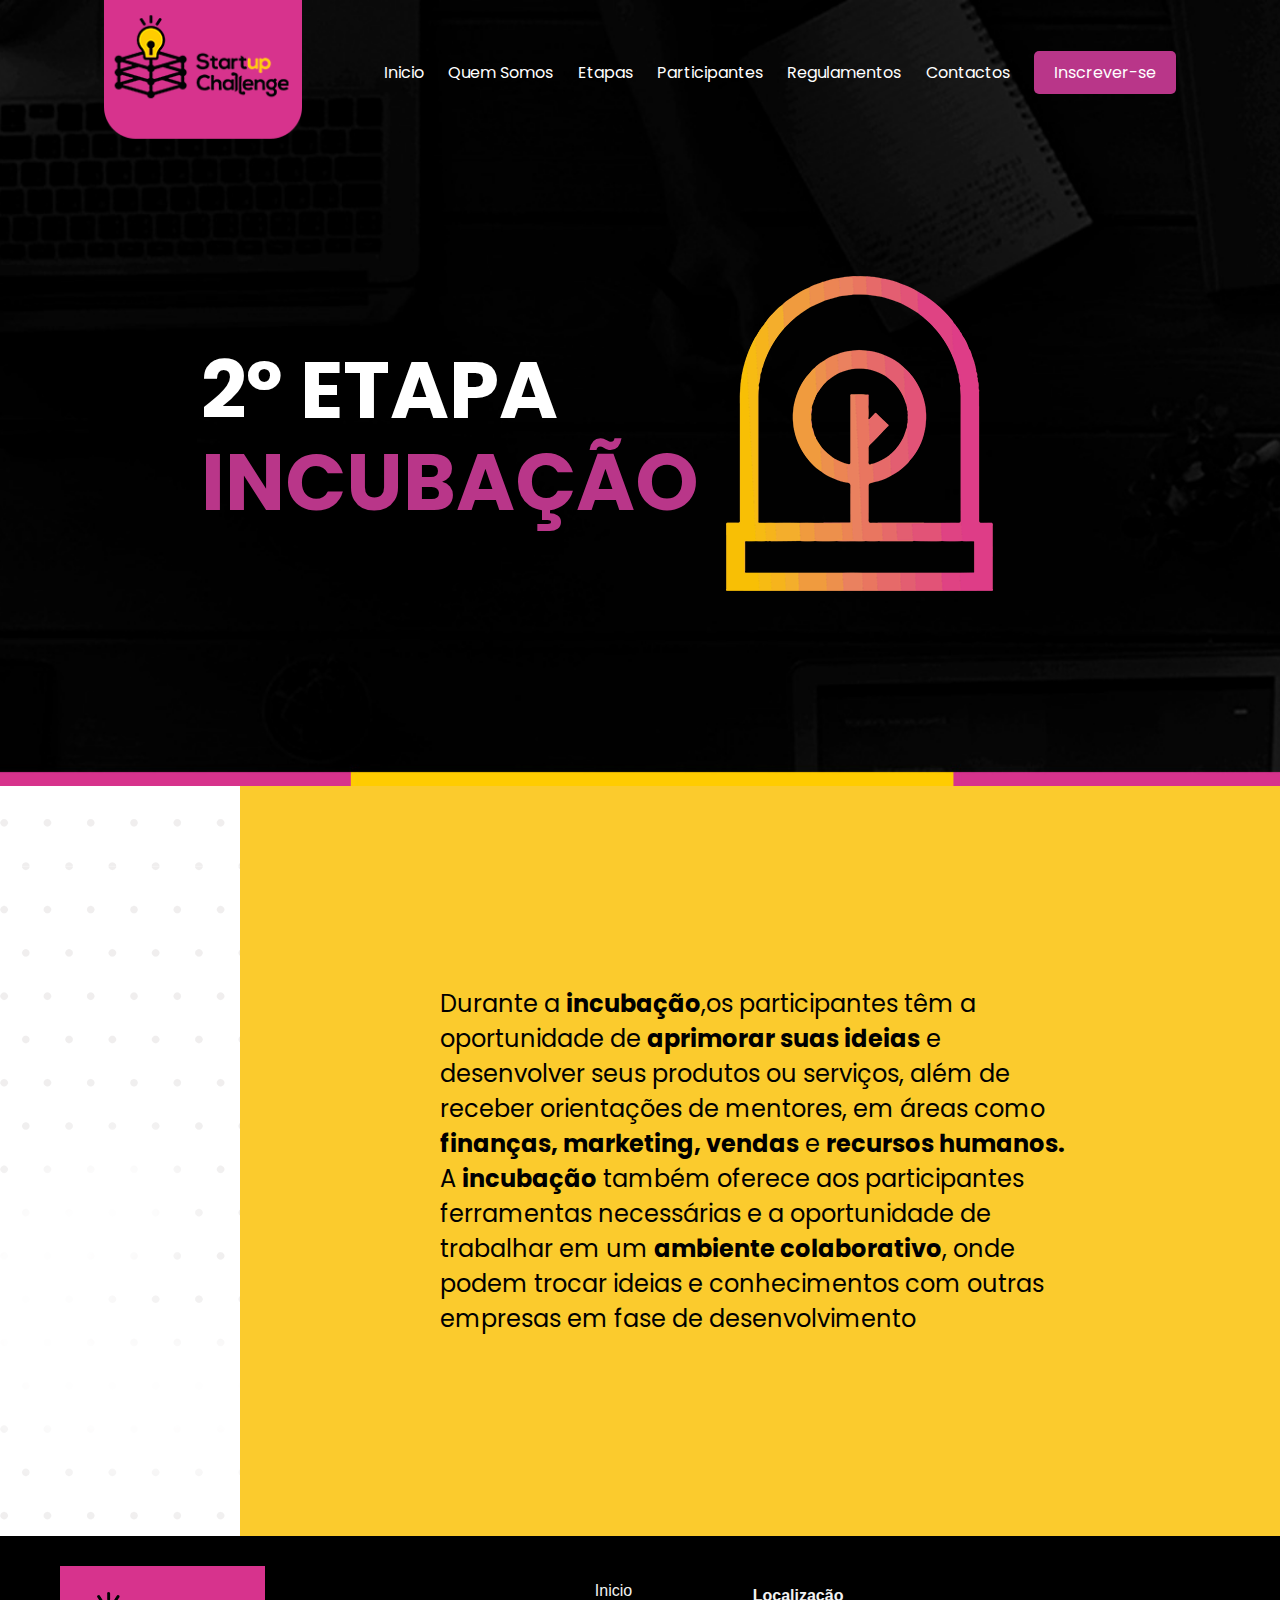
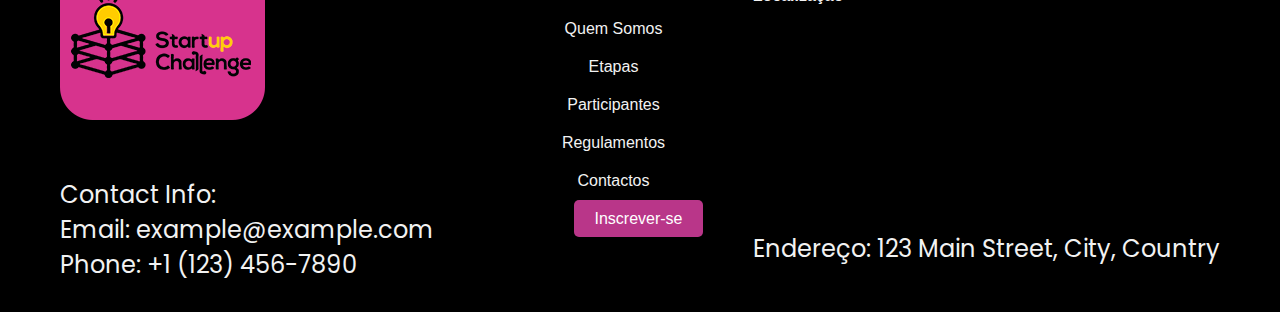
<file: incubacao.html>
<!DOCTYPE html>
<html lang="pt">
  <head>
    <meta charset="UTF-8" />
    <meta http-equiv="X-UA-Compatible" content="IE=edge" />
    <meta name="viewport" content="width=device-width, initial-scale=1.0" />
    <title>MilProjectos</title>
    <link rel="stylesheet" href="css/styles.css" />
    <link rel="preconnect" href="https://fonts.googleapis.com" />
    <link rel="preconnect" href="https://fonts.gstatic.com" />
    <link
      href="https://fonts.googleapis.com/css2?family=Poppins:wght@800;900&family=Poppins:wght@400;700;800&display=swap"
      rel="stylesheet"
    />
    <link
      rel="stylesheet"
      href="https://cdnjs.cloudflare.com/ajax/libs/font-awesome/6.0.0-beta3/css/all.min.css"
    />
    <link rel="stylesheet" href="css/font-awesome.min.css" />

    <style>
      ul {
        list-style-type: none;
      }
      .incubacao {
        display: flex;
        flex-wrap: wrap;
        justify-content: space-evenly;
        align-items: center;
        padding: 150px;
      }

      h1 {
        font-size: 80px;
      }
      .incubacao-text {
        width: 50%;
        align-items: center;
      }

      .incubacao-img {
        width: 50%;
      }

      .hero-img img {
        max-width: 900px;
      }

      .incubacao-yellow {
        background: #fbcb2d;

        width: 50%;
        padding: 200px;
        margin-left: auto;
      }

      p {
        margin: 0 auto;
        font-size: 24px;
      }

      .inspiracao,
      .mercado,
      .modelagem {
        display: flex;
        flex-wrap: wrap;
        width: 100%;
        margin: 0;
        padding: 0;
      }

      .inspiracao-txt,
      .mercado-txt,
      .modelagem-txt {
        width: 50%;
      }

      .text-container {
        padding: 0px 30px 10px 30px;
      }

      .text-container p {
        font-size: 21px !important;
      }

      .text-container h1 {
        font-size: 72px;
      }
      .inspiracao-img,
      .mercado-img,
      .modelagem-img {
        width: 50%;
      }
      .inspiracao-img img,
      .mercado-img img,
      .modelagem-img img {
        width: 100%;
      }

      @media (max-width: 768px) {
        .incubacao {
          margin-top: 100px;
          justify-content: center;
          align-items: center;
          padding: 10px;
        }

        .incubacao-text {
          width: 100%;
          align-items: center;
        }

        .incubacao-img {
          width: 100%;
        }

        .hero-img img {
          max-width: 300px;
        }
        .incubacao-yellow {
          width: 100%;
          max-width: 768px;
          padding: 0;
          padding: 40px 0;
          margin-left: 0;
        }
        p {
          font-size: 18px;
          padding: 10px;
          text-align: justify;
        }
    }
    
    @media (max-width: 1180px) {
        }

        @media((max-width: 1300px)){

        }
    </style>
  </head>

  <body>
    <header class="header header-incubacao">
      <div class="hamburger-menu">
        <i class="fa-solid fa-bars"></i>
      </div>

     <nav class="menu">
            <div class="logo"><img src="img/logo.png" alt="logo"></div>
            
            <div class="nav-links">
              <a href="index.html">Inicio</a>

              <a href="sobre.html">Quem Somos</a>

               <span class="dropdown">
                <a href="#" class="dropbtn">Etapas</a>
                <div class="dropdown-content">
                  <a href="aceleracao.html">Aceleracao</a>
                  <a href="incubacao.html">Incubação</a>
                  <a href="exposicao.html">Exposição</a>
                </div>
            </span>
              <a href="palestrantes.html">Participantes</a>
              <a href="regulamentos.html">Regulamentos</a>
              <a href="contact.html">Contactos</a>
              <a class="btn-inscrever">Inscrever-se</a>
            </div>
          </nav>

          

          <nav class="mobile-menu">
            <div class="logo-mobile">
                <img src="img/logo.png" alt="logo">
              </div>
            <div class="mobile-nav-links">
              <a href="index.html">Inicio</a>
              <a href="sobre.html">Quem Somos</a>
              <div class="dropdown">
                <a href="#" class="dropbtn">Etapas</a>
                <div class="dropdown-content">
                    <a href="aceleracao.html">Aceleracao</a>
                    <a href="incubacao.html">Incubação</a>
                    <a href="exposicao.html">Exposição</a>
                </div>
                </div>
              <a href="palestrantes.html">Participantes</a>
              <a href="regulamentos.html">Regulamentos</a>
              <a href="contact.html">Contactos</a>
              <a class="btn-inscrever">Inscrever-se</a>
            </div>
          </nav>

      <div class="container">
        <div class="hero incubacao">
          <div class="hero-text incubacao-text">
            <h1>2º ETAPA <br /><span class="rosa">INCUBAÇÃO</span></h1>
          </div>

          <div class="hero-img incubacao-img">
            <img src="img/icone_incubação_grande.png" alt="" />
          </div>
        </div>
      </div>
    </header>

    <section class="incubacao-yellow">
      <p>
        Durante a <b>incubação</b>,os participantes têm a oportunidade de <b>aprimorar
        suas ideias</b> e desenvolver seus produtos ou serviços, além de receber
        orientações de mentores, em áreas como <b> finanças, marketing, vendas</b> e
        <b>recursos humanos.</b>
      </p>

      <p>
        A <b>incubação</b> também oferece aos participantes ferramentas necessárias e a
        oportunidade de trabalhar em um <b>ambiente colaborativo</b>, onde podem trocar
        ideias e conhecimentos com outras empresas em fase de desenvolvimento
      </p>
    </section>

    <footer>
      <!-- <div class="footer-box"> -->
      <!---->

      <div class="footer-column">
        <img src="img/logo.png" alt="Logo" />
        <p>Contact Info:</p>
        <p>Email: example@example.com</p>
        <p>Phone: +1 (123) 456-7890</p>
      </div>

      <div class="footer-column">
        <nav>
          <ul>
            <li><a href="#" class="btn">Inicio</a></li>
            <li><a href="#" class="btn">Quem Somos</a></li>
            <li><a href="#" class="btn">Etapas</a></li>
            <li><a href="#" class="btn">Participantes</a></li>
            <li><a href="#" class="btn">Regulamentos</a></li>
            <li><a href="#" class="btn">Contactos</a></li>
            <li><a class="btn-inscrever">Inscrever-se</a></li>
          </ul>
        </nav>
      </div>

      <div class="footer-column">
        <h4>Localização</h4>
        <iframe
          src="https://www.google.com/maps/embed?pb=!1m18!1m12!1m3!1d12345.6789!2d-123.456789!3d12.3456789!2m3!1f0!2f0!3f0!3m2!1i1024!2i768!4f13.1!3m3!1m2!1s0x0%3A0x0!2zMTLCsDAwJzM1LjAiTiAxMjPCsDIzJzA4LjEiRQ!5e0!3m2!1sen!2sus!4v1627123456789!5m2!1sen!2sus"
          width="300"
          height="200"
          style="border: 0"
          allowfullscreen=""
          loading="lazy"
        ></iframe>
        <p>Endereço: 123 Main Street, City, Country</p>
      </div>

      <!--  </div>  -->
    </footer>

    <script src="js/script.js"></script>
  </body>
</html>
</file>
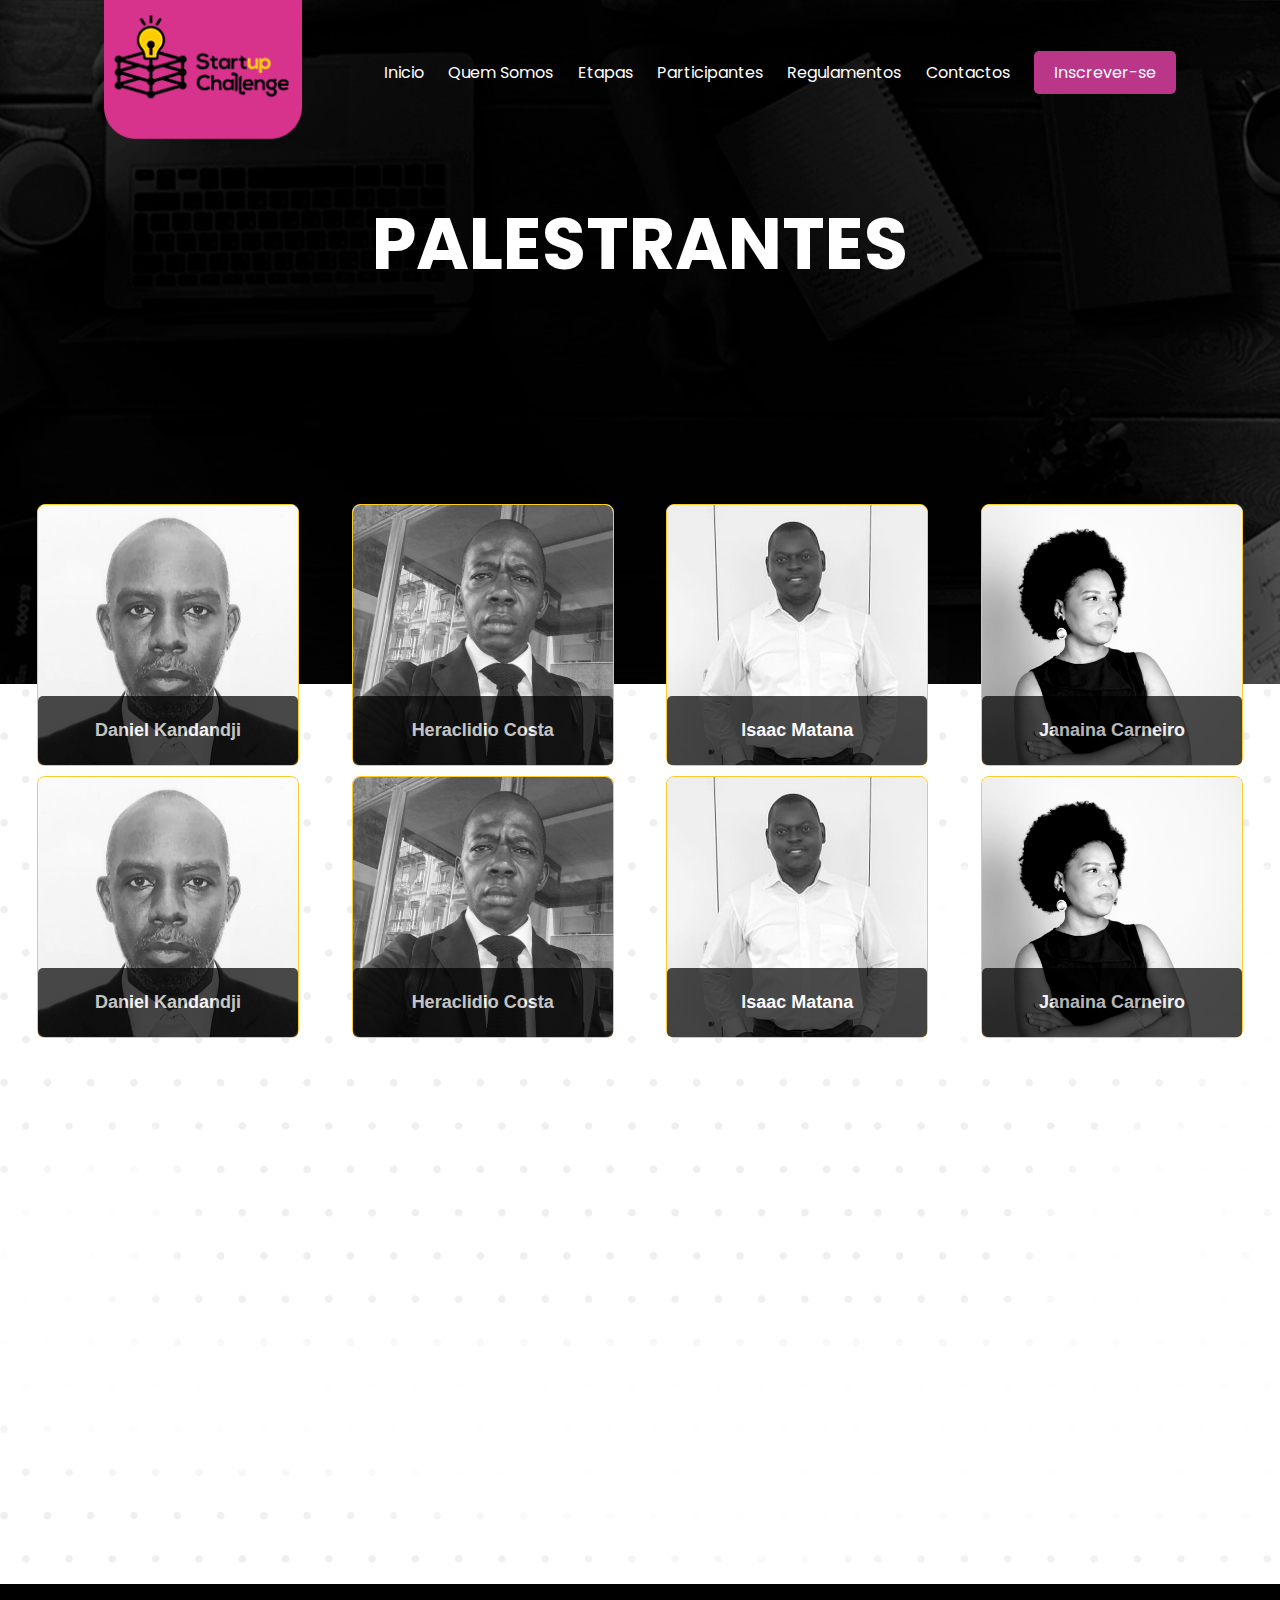
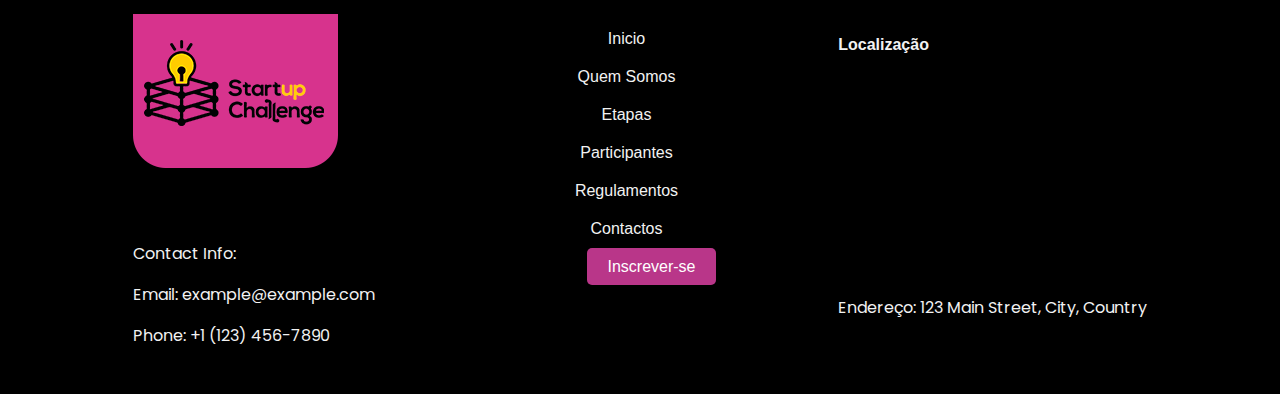
<file: palestrantes.html>
<!DOCTYPE html>
<html lang="pt">

<head>
    <meta charset="UTF-8">
    <meta http-equiv="X-UA-Compatible" content="IE=edge">
    <meta name="viewport" content="width=device-width, initial-scale=1.0">
    <title>MilProjectos</title>
    <link rel="stylesheet" href="css/styles.css">
    <link rel="preconnect" href="https://fonts.googleapis.com">
    <link rel="preconnect" href="https://fonts.gstatic.com">
    <link href="https://fonts.googleapis.com/css2?family=Poppins:wght@800;900&family=Poppins:wght@400;700;800&display=swap"
    rel="stylesheet">
    <link rel="stylesheet" href="https://cdnjs.cloudflare.com/ajax/libs/font-awesome/6.0.0-beta3/css/all.min.css">
    <link rel="stylesheet" href="css/font-awesome.min.css">

    <style>
        body{
            position:relative;
        }
        .header-palestra{
            padding-bottom: 200px;
            position: relative;
            padding-bottom: 300px;
        }
       
        .hero{
            display: flex;
            justify-content: center;
        }
        .hero-text, .palestra-texto{
            width: 100%;
            text-align: center !important;
        }
        .palestrantes-mentores{
            position:absolute;
            top:25%;
        }

        .white{
            height: 100vh;
        }
        @media (max-width: 768px){
        
        .hero{
        padding-bottom: 50px;
        }

        .palestrantes-mentores{
            position:relative;
        }

        .header-palestra{
            
            padding-bottom: 30px;
        }
        .white{
            display: none;
        }

        .regulamentos{
            padding: 0px;
        }

        .container-rules{
        max-width: 768px;
        display: flex;
        justify-content: center;
            }

        .container-rules li{
            background: #F5F5F5 ;
            padding: 20px;
            margin-bottom: 30px; 
            font-size: 24px;
            border-radius: 30px;
            font-weight: 400;
        }

            
        }
        
        @media (max-width: 1180px) {
           
        }

        @media((max-width: 1300px)){

        }
    </style>
</head>

<body>
    <header class="header header-palestra">

        <div class="hamburger-menu">
            <i class="fa-solid fa-bars"></i>
        </div>
        
        <nav class="menu">
            <div class="logo"><img src="img/logo.png" alt="logo"></div>
            
            <div class="nav-links">
              <a href="index.html">Inicio</a>

              <a href="sobre.html">Quem Somos</a>

               <span class="dropdown">
                <a href="#" class="dropbtn">Etapas</a>
                <div class="dropdown-content">
                  <a href="aceleracao.html">Aceleracao</a>
                  <a href="incubacao.html">Incubação</a>
                  <a href="exposicao.html">Exposição</a>
                </div>
            </span>
              <a href="palestrantes.html">Participantes</a>
              <a href="regulamentos.html">Regulamentos</a>
              <a href="contact.html">Contactos</a>
              <a class="btn-inscrever">Inscrever-se</a>
            </div>
          </nav>

          

          <nav class="mobile-menu">
            <div class="logo-mobile">
                <img src="img/logo.png" alt="logo">
              </div>
            <div class="mobile-nav-links">
              <a href="index.html">Inicio</a>
              <a href="sobre.html">Quem Somos</a>
              <div class="dropdown">
                <a href="#" class="dropbtn">Etapas</a>
                <div class="dropdown-content">
                    <a href="aceleracao.html">Aceleracao</a>
                    <a href="incubacao.html">Incubação</a>
                    <a href="exposicao.html">Exposição</a>
                </div>
                </div>
              <a href="palestrantes.html">Participantes</a>
              <a href="regulamentos.html">Regulamentos</a>
              <a href="contact.html">Contactos</a>
              <a class="btn-inscrever">Inscrever-se</a>
            </div>
          </nav>

        <div class="hero-palestrantes container">
            <div class="hero">
                <div class="hero-text palestra-hero">
                  <h1>PALESTRANTES</h1>
                </div>
            </div>
        </div>
    </header>

   
<section class="mentores palestrantes-mentores">
    <div class="container">
        <div class="mentores-container">
            <div class="card-mentores">
                <img src="img/mentores/Daniel-Kandandji-PB.png" alt="">
                <div class="card-mentores-texto" data-modal-target="modal-1">
                    <h4>Daniel Kandandji</h4>
                </div>
            </div>
            <div class="card-mentores">
                <!-- Image 2 content goes here -->
                <img src="img/mentores/Heraclidio-Costa.png" alt="">
                <div class="card-mentores-texto" data-modal-target="modal-2">
                    <h4>Heraclidio Costa</h4>
                </div>
            </div>
            <div class="card-mentores">
                <!-- Image 3 content goes here -->
                <img src="img/mentores/Isac-Matana.png" alt="">
                <div class="card-mentores-texto" data-modal-target="modal-3">
                    <h4>Isaac Matana</h4>
                </div>
            </div>
            <div class="card-mentores">
                <!-- Image 4 content goes here -->
                <img src="img/mentores/Janaina-Carneiro-PB.png" data-ix="" alt="">
                <div class="card-mentores-texto" data-modal-target="modal-4">
                    <h4>Janaina Carneiro</h4>
                </div>
            </div>


            <!--   -->

            <div class="card-mentores">
                <img src="img/mentores/Daniel-Kandandji-PB.png" alt="">
                <div class="card-mentores-texto" data-modal-target="modal-1">
                    <h4>Daniel Kandandji</h4>
                </div>
            </div>
            <div class="card-mentores">
                <!-- Image 2 content goes here -->
                <img src="img/mentores/Heraclidio-Costa.png" alt="">
                <div class="card-mentores-texto" data-modal-target="modal-2">
                    <h4>Heraclidio Costa</h4>
                </div>
            </div>
            <div class="card-mentores">
                <!-- Image 3 content goes here -->
                <img src="img/mentores/Isac-Matana.png" alt="">
                <div class="card-mentores-texto" data-modal-target="modal-3">
                    <h4>Isaac Matana</h4>
                </div>
            </div>
            <div class="card-mentores">
                <!-- Image 4 content goes here -->
                <img src="img/mentores/Janaina-Carneiro-PB.png" data-ix="" alt="">
                <div class="card-mentores-texto" data-modal-target="modal-4">
                    <h4>Janaina Carneiro</h4>
                </div>
            </div>
        </div>
    </div>

    <!--   -->























    <!--   -->

    <div id="modal-1" class="modal">
        <div class="modal-content">
            <span class="close">&times;</span>
            <h2>Daniel Kandandji</h2>
            <p>Lorem ipsum dolor sit amet, consectetur adipiscing elit.</p>
        </div>
    </div>

    <div id="modal-2" class="modal">
        <div class="modal-content">
            <span class="close">&times;</span>
            <h2>ÁLVARO DE ALMEIDA</h2>
            <p>Lorem ipsum dolor sit amet, consectetur adipiscing elit.</p>
        </div>
    </div>

    <div id="modal-3" class="modal">
        <div class="modal-content">
            <span class="close">&times;</span>
            <h2>ÁLVARO DE ALMEIDA</h2>
            <p>Lorem ipsum dolor sit amet, consectetur adipiscing elit.</p>
        </div>
    </div>

    <div id="modal-4" class="modal">
        <div class="modal-content">
            <span class="close">&times;</span>
            <h2>ÁLVARO DE ALMEIDA</h2>
            <p>Lorem ipsum dolor sit amet, consectetur adipiscing elit.</p>
        </div>
    </div>

</section>

<!-- ... (remaining code) ... -->

<section class="white">

</section>

    <footer>
       <!-- <div class="footer-box"> -->
        <!---->


        <div class="footer-column">
            <img src="img/logo.png" alt="Logo">
            <p>Contact Info:</p>
            <p>Email: example@example.com</p>
            <p>Phone: +1 (123) 456-7890</p>
        </div>

        <div class="footer-column">

            <nav>
                <ul>
                    <li><a href="#" class="btn">Inicio</a></li>
                    <li> <a href="#" class="btn">Quem Somos</a></li>
                    <li><a href="#" class="btn">Etapas</a></li>
                    <li><a href="#" class="btn">Participantes</a></li>
                    <li> <a href="#" class="btn">Regulamentos</a></li>
                    <li><a href="#" class="btn">Contactos</a> </li>
                    <li><a class="btn-inscrever">Inscrever-se</a></li>
                </ul>
            </nav>
        </div>

        <div class="footer-column">
            <h4>Localização</h4>
            <iframe
                src="https://www.google.com/maps/embed?pb=!1m18!1m12!1m3!1d12345.6789!2d-123.456789!3d12.3456789!2m3!1f0!2f0!3f0!3m2!1i1024!2i768!4f13.1!3m3!1m2!1s0x0%3A0x0!2zMTLCsDAwJzM1LjAiTiAxMjPCsDIzJzA4LjEiRQ!5e0!3m2!1sen!2sus!4v1627123456789!5m2!1sen!2sus"
                width="300" height="200" style="border:0;" allowfullscreen="" loading="lazy"></iframe>
            <p>Endereço: 123 Main Street, City, Country</p>
        </div>

        
        <!--  </div>  -->

    </footer>



    <script src="js/script.js"></script>
    <!-- Adicione o link para o jQuery antes do script abaixo -->
     <script src="https://code.jquery.com/jquery-3.6.0.min.js"></script>
 
     <script>
     $(document).ready(function() {
     // Quando o ícone do hamburguer for clicado
     $(".hamburger-menu").click(function() {
         // Adiciona a classe 'open' ao menu móvel
         $(".mobile-menu").toggleClass("open");
     });
 
     // Quando um link do menu móvel for clicado (opcional)
     $(".mobile-menu a").click(function() {
         // Fecha o menu móvel
         $(".mobile-menu").removeClass("open");
     });
     });
     </script>
</body>

</html>
</file>
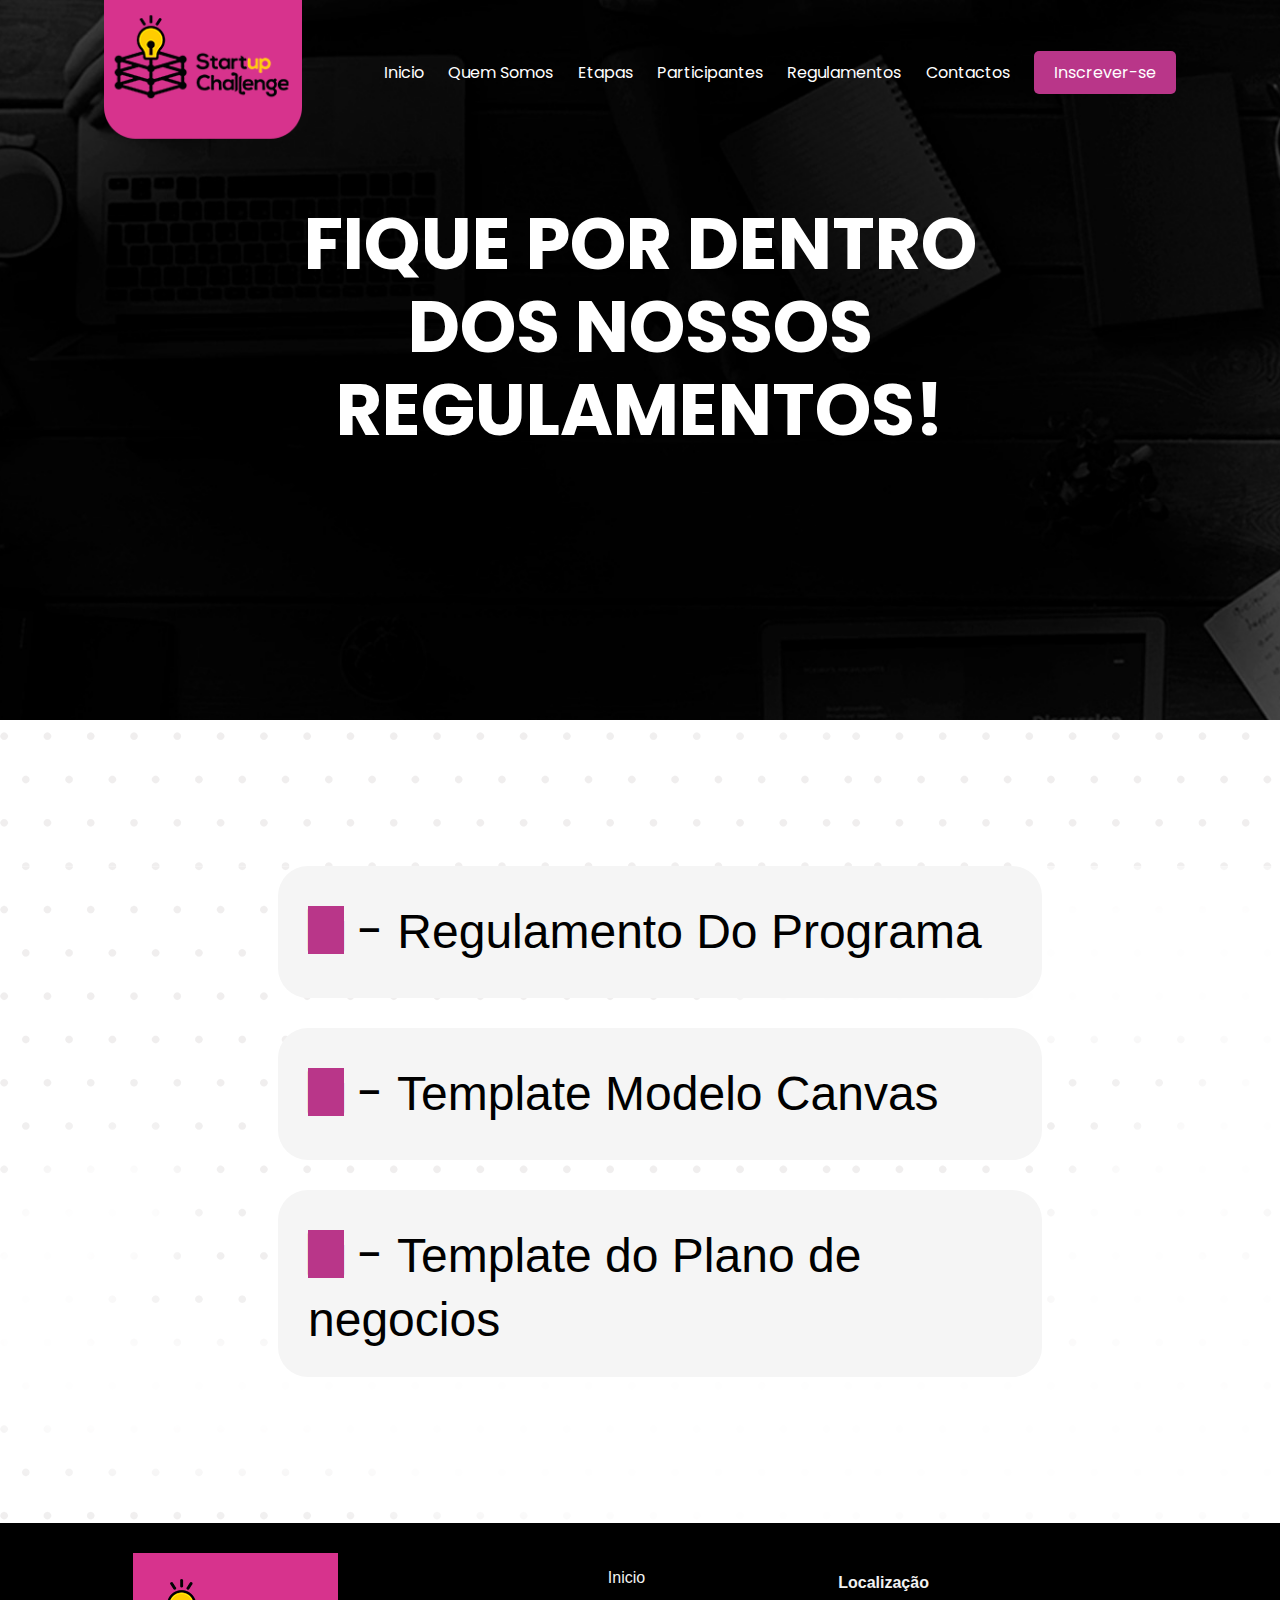
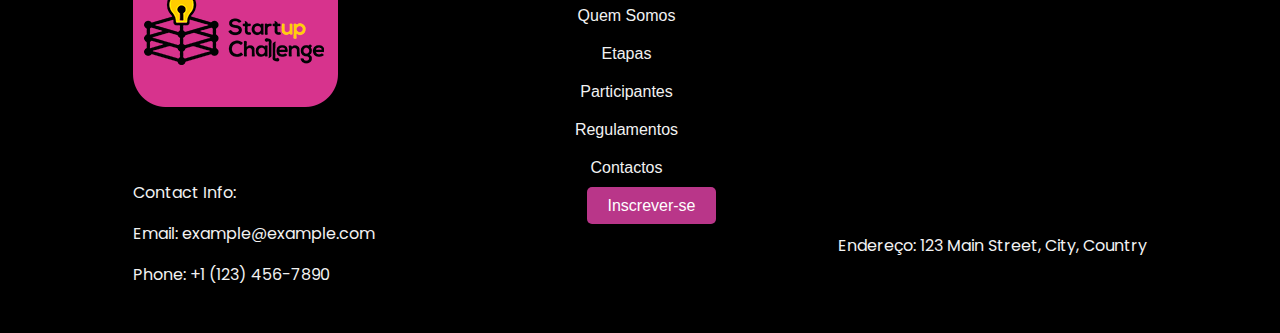
<file: regulamentos.html>
<!DOCTYPE html>
<html lang="pt">

<head>
    <meta charset="UTF-8">
    <meta http-equiv="X-UA-Compatible" content="IE=edge">
    <meta name="viewport" content="width=device-width, initial-scale=1.0">
    <title>MilProjectos</title>
    <link rel="stylesheet" href="css/styles.css">
    <link rel="preconnect" href="https://fonts.googleapis.com">
    <link rel="preconnect" href="https://fonts.gstatic.com">
    <link href="https://fonts.googleapis.com/css2?family=Poppins:wght@800;900&family=Poppins:wght@400;700;800&display=swap"
    rel="stylesheet">
    <link rel="stylesheet" href="https://cdnjs.cloudflare.com/ajax/libs/font-awesome/6.0.0-beta3/css/all.min.css">
    <link rel="stylesheet" href="css/font-awesome.min.css">

    <style>
       
       header{
        
       }
        .hero{
            display: flex;
            justify-content: center;
            padding-bottom: 200px;
        }
        .hero-text{
            width: 100%;
            text-align: center;
        }
        
       
       .regulamentos{
        height: auto;
        padding: 100px;
       }

       .container-rules{
        max-width: 80%;
        margin: 0 auto;
        display: flex;
       }

       .container-rules ul{
            list-style-type: none;
            width: 100%;
        }
       
        .container-rules li{
            background: #F5F5F5 ;
            padding: 30px;
            margin: 30px;
            font-size: 48px;
            border-radius: 30px;
            font-weight: 400;
        }

        li i{
            color: #b93689;
        }

        @media (max-width: 768px){
        
        .hero{
        padding-bottom: 50px;
        }

        .regulamentos{
            padding: 0px;
        }

        .container-rules{
        max-width: 768px;
        display: flex;
        justify-content: center;
            }

        .container-rules li{
            background: #F5F5F5 ;
            padding: 20px;
            margin-bottom: 30px; 
            font-size: 24px;
            border-radius: 30px;
            font-weight: 400;
        }

            
        }
    </style>
</head>

<body>
    <header class="header">

        <div class="hamburger-menu">
            <i class="fa-solid fa-bars"></i>
        </div>
        
        <nav class="menu">
            <div class="logo"><img src="img/logo.png" alt="logo"></div>
            
            <div class="nav-links">
              <a href="index.html">Inicio</a>

              <a href="sobre.html">Quem Somos</a>

               <span class="dropdown">
                <a href="#" class="dropbtn">Etapas</a>
                <div class="dropdown-content">
                  <a href="aceleracao.html">Aceleracao</a>
                  <a href="incubacao.html">Incubação</a>
                  <a href="exposicao.html">Exposição</a>
                </div>
            </span>
              <a href="palestrantes.html">Participantes</a>
              <a href="regulamentos.html">Regulamentos</a>
              <a href="contact.html">Contactos</a>
              <a class="btn-inscrever">Inscrever-se</a>
            </div>
          </nav>

          

          <nav class="mobile-menu">
            <div class="logo-mobile">
                <img src="img/logo.png" alt="logo">
              </div>
            <div class="mobile-nav-links">
              <a href="index.html">Inicio</a>
              <a href="sobre.html">Quem Somos</a>
              <div class="dropdown">
                <a href="#" class="dropbtn">Etapas</a>
                <div class="dropdown-content">
                    <a href="aceleracao.html">Aceleracao</a>
                    <a href="incubacao.html">Incubação</a>
                    <a href="exposicao.html">Exposição</a>
                </div>
                </div>
              <a href="palestrantes.html">Participantes</a>
              <a href="regulamentos.html">Regulamentos</a>
              <a href="contact.html">Contactos</a>
              <a class="btn-inscrever">Inscrever-se</a>
            </div>
          </nav>


        <div class="hero-rules container">
            <div class="hero">
                <div class="hero-text">
                  <h1>FIQUE POR DENTRO <br>DOS NOSSOS REGULAMENTOS!</h1>
                </div>
            </div>
        </div>
    </header>

   <section class="regulamentos">
    <div class="container-rules">
        <ul>
            <li><i class="fas fa-file-download"></i> <span> - </span> Regulamento Do Programa</li>
            <li><i class="fas fa-file-download"></i><span> - </span> Template Modelo Canvas</li>
            <li><i class="fas fa-file-download"></i><span> - </span> Template do Plano de negocios</li>
        </ul>
    </div>
   </section>


    <footer>
       <!-- <div class="footer-box"> -->
        <!---->


        <div class="footer-column">
            <img src="img/logo.png" alt="Logo">
            <p>Contact Info:</p>
            <p>Email: example@example.com</p>
            <p>Phone: +1 (123) 456-7890</p>
        </div>

        <div class="footer-column">

            <nav>
                <ul>
                    <li><a href="#" class="btn">Inicio</a></li>
                    <li> <a href="#" class="btn">Quem Somos</a></li>
                    <li><a href="#" class="btn">Etapas</a></li>
                    <li><a href="#" class="btn">Participantes</a></li>
                    <li> <a href="#" class="btn">Regulamentos</a></li>
                    <li><a href="#" class="btn">Contactos</a> </li>
                    <li><a class="btn-inscrever">Inscrever-se</a></li>
                </ul>
            </nav>
        </div>

        <div class="footer-column">
            <h4>Localização</h4>
            <iframe
                src="https://www.google.com/maps/embed?pb=!1m18!1m12!1m3!1d12345.6789!2d-123.456789!3d12.3456789!2m3!1f0!2f0!3f0!3m2!1i1024!2i768!4f13.1!3m3!1m2!1s0x0%3A0x0!2zMTLCsDAwJzM1LjAiTiAxMjPCsDIzJzA4LjEiRQ!5e0!3m2!1sen!2sus!4v1627123456789!5m2!1sen!2sus"
                width="300" height="200" style="border:0;" allowfullscreen="" loading="lazy"></iframe>
            <p>Endereço: 123 Main Street, City, Country</p>
        </div>

        
        <!--  </div>  -->

    </footer>



    <script src="js/script.js"></script>
</body>

</html>
</file>
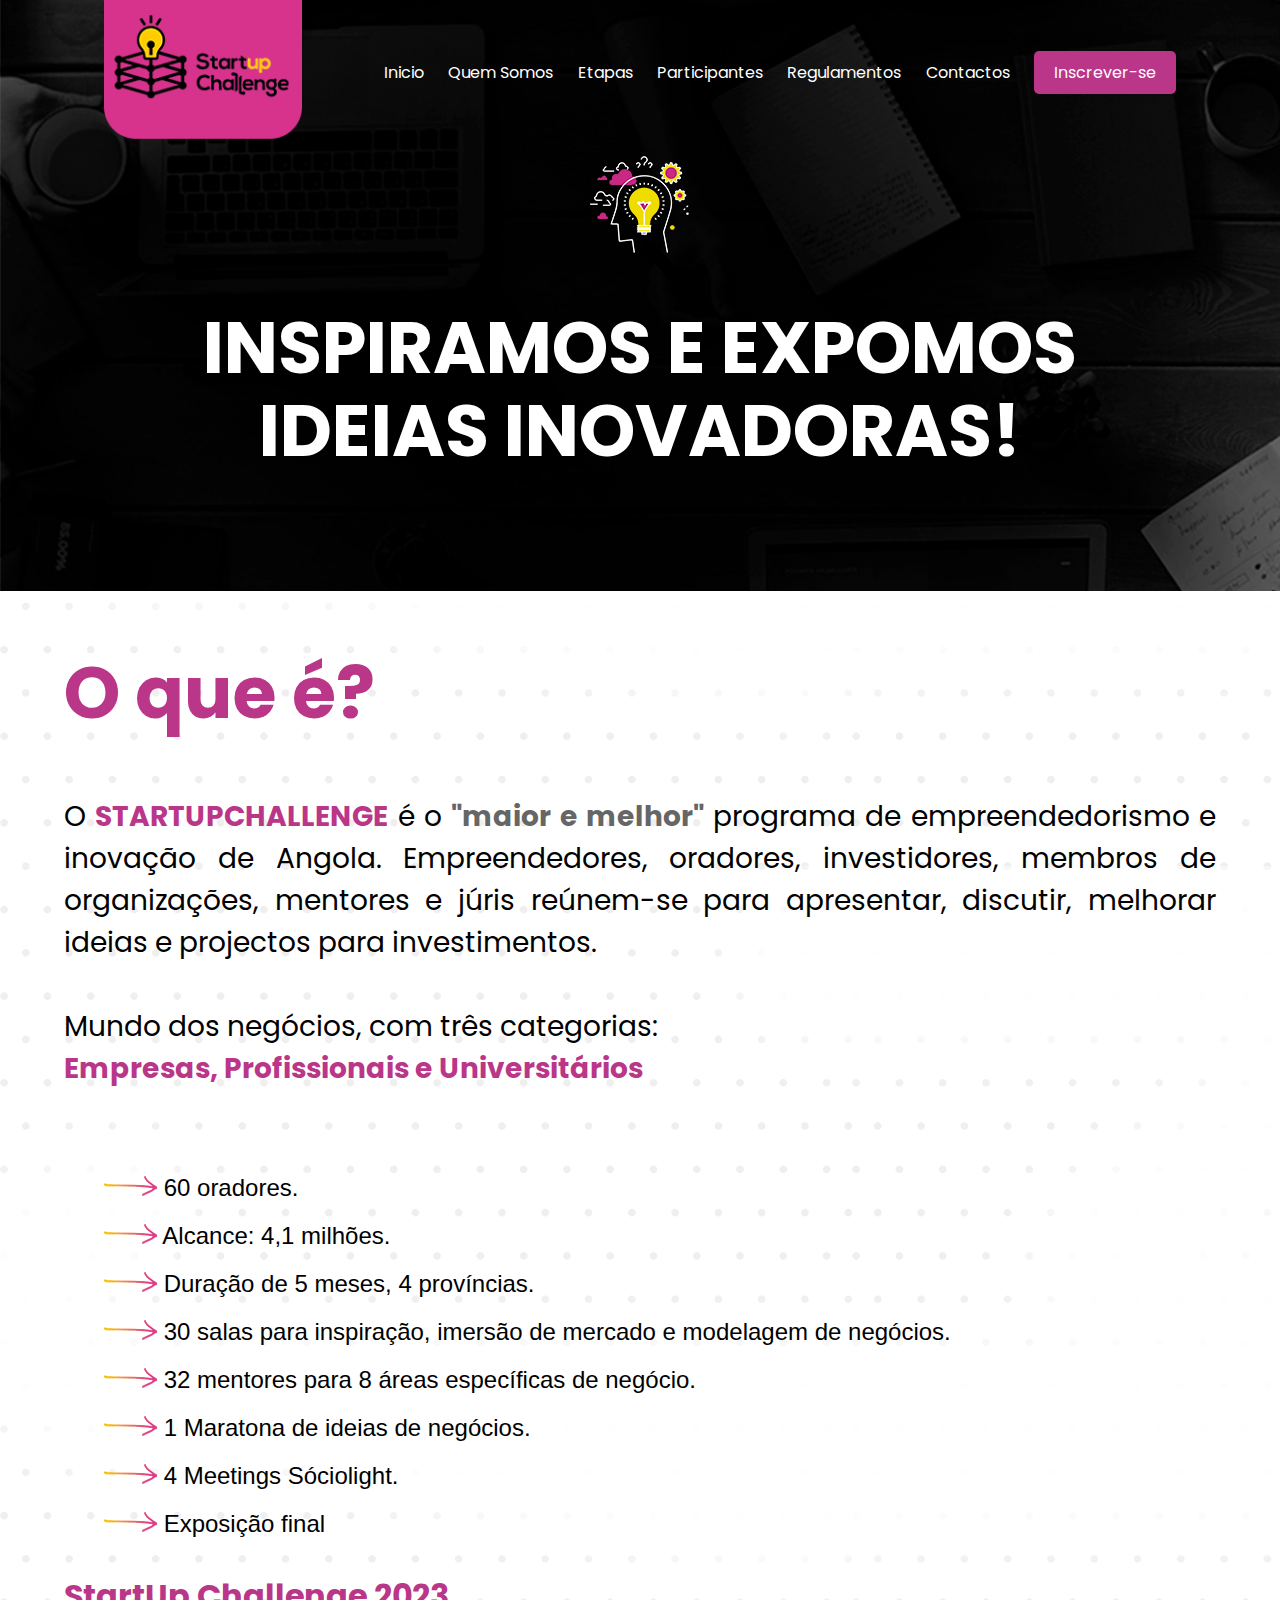
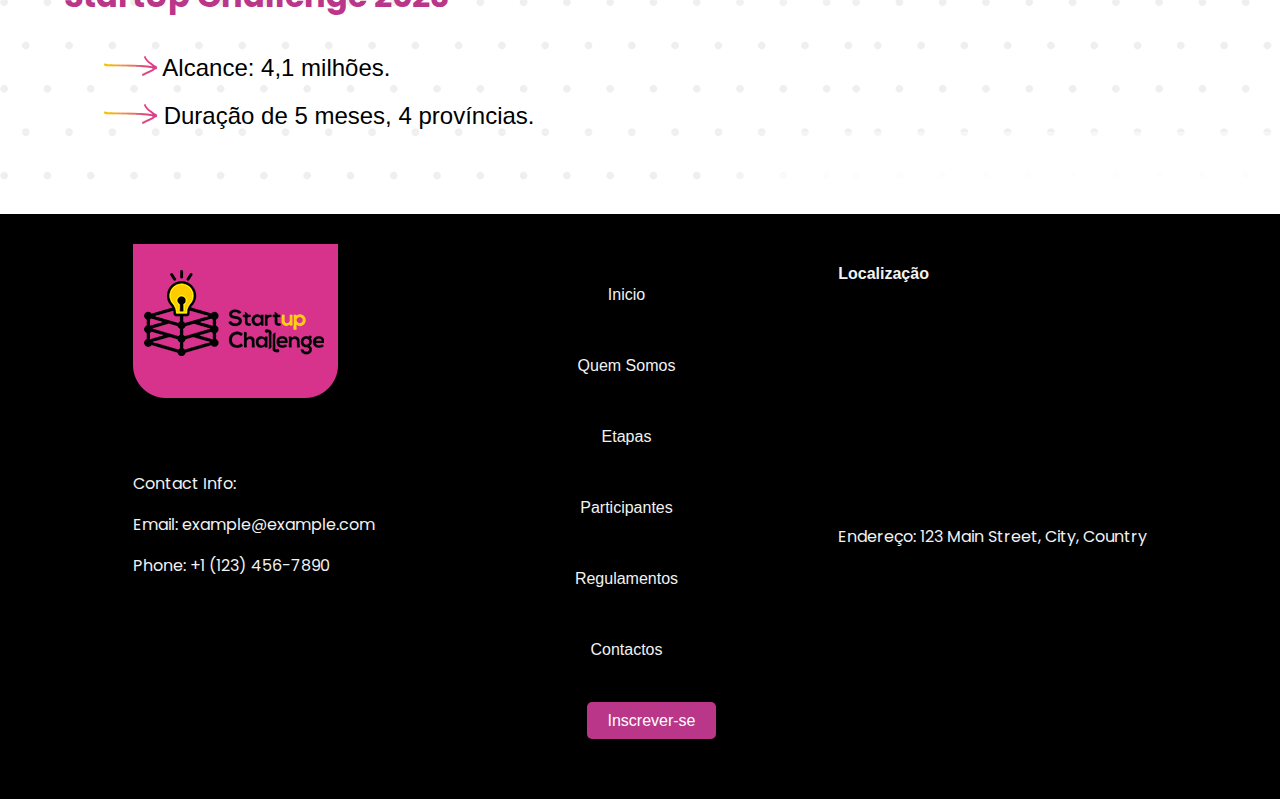
<file: sobre.html>
<!DOCTYPE html>
<html lang="pt">

<head>
    <meta charset="UTF-8">
    <meta http-equiv="X-UA-Compatible" content="IE=edge">
    <meta name="viewport" content="width=device-width, initial-scale=1.0">
    <title>MilProjectos</title>
    <link rel="stylesheet" href="css/styles.css">
    <link rel="preconnect" href="https://fonts.googleapis.com">
    <link rel="preconnect" href="https://fonts.gstatic.com">
    <link href="https://fonts.googleapis.com/css2?family=Poppins:wght@800;900&family=Poppins:wght@400;700;800&display=swap"
    rel="stylesheet">
    <link rel="stylesheet" href="https://cdnjs.cloudflare.com/ajax/libs/font-awesome/6.0.0-beta3/css/all.min.css">
    <link rel="stylesheet" href="css/font-awesome.min.css">

    <style>
        ul{
            list-style-type: none;
        }
        .hero{
            display: flex;
            flex-direction: column-reverse;
            justify-content: center;
        }
        .hero-text{
            width: 100%;
            text-align: center;
        }
       
        .hero-img{
            text-align: center;
            justify-content:center;
            margin: 0 auto;
        }

        .hero-img img{
    max-width: 100%;
    }
        .sobre{
            width: 90%;
            margin: 0 auto;
        }
        .about-text{
            max-width: 1280px;
        }
        ul {
            font-size: 24px;
            line-height: 2em;
        }
        @media (max-width:768px){

        }

        @media (max-width: 1180px) {
        }

        @media((max-width: 1300px)){

        }
    </style>
</head>

<body>
    <header class="header">

        <div class="hamburger-menu">
            <i class="fa-solid fa-bars"></i>
        </div>
        
        <nav class="menu">
            <div class="logo"><img src="img/logo.png" alt="logo"></div>
            
            <div class="nav-links">
              <a href="index.html">Inicio</a>

              <a href="sobre.html">Quem Somos</a>

               <span class="dropdown">
                <a href="#" class="dropbtn">Etapas</a>
                <div class="dropdown-content">
                  <a href="aceleracao.html">Aceleracao</a>
                  <a href="incubacao.html">Incubação</a>
                  <a href="exposicao.html">Exposição</a>
                </div>
            </span>
              <a href="palestrantes.html">Participantes</a>
              <a href="regulamentos.html">Regulamentos</a>
              <a href="contact.html">Contactos</a>
              <a class="btn-inscrever">Inscrever-se</a>
            </div>
          </nav>

          

          <nav class="mobile-menu">
            <div class="logo-mobile">
                <img src="img/logo.png" alt="logo">
              </div>
            <div class="mobile-nav-links">
              <a href="index.html">Inicio</a>
              <a href="sobre.html">Quem Somos</a>
              <div class="dropdown">
                <a href="#" class="dropbtn">Etapas</a>
                <div class="dropdown-content">
                    <a href="aceleracao.html">Aceleracao</a>
                    <a href="incubacao.html">Incubação</a>
                    <a href="exposicao.html">Exposição</a>
                </div>
                </div>
              <a href="palestrantes.html">Participantes</a>
              <a href="regulamentos.html">Regulamentos</a>
              <a href="contact.html">Contactos</a>
              <a class="btn-inscrever">Inscrever-se</a>
            </div>
          </nav>
        <div class="container">
            <div class="hero hero-sobre">

                <div class="hero-text">
                  <h1>INSPIRAMOS E EXPOMOS <br>IDEIAS INOVADORAS!</h1>
                </div>

                <div class="hero-img hero-img-sobre">
                    <img src="img/quem_somos/icone_cabeca.png" alt="">
                </div>
            </div>
        </div>
    </header>

    <section class="sobre">
        <h1 class="rosa"> O que é?</h1>
        <div class="container about-text">
        <p class="about-text">O <span class="rosa">STARTUPCHALLENGE</span> é o <span class="cinza">"maior e
                melhor"</span>
            programa de empreendedorismo e inovação de
            Angola. Empreendedores, oradores, investidores,
            membros de organizações, mentores e júris
            reúnem-se para apresentar, discutir, melhorar
            ideias e projectos para investimentos. <br><br>
            Mundo dos negócios, com três categorias: <br>
            <span class="rosa">Empresas, Profissionais e Universitários</span>
        </p>

        <ul>
            <li><img src="img/quem_somos/seta.png" alt=""> 60 oradores.</li>
            <li><img src="img/quem_somos/seta.png" alt=""> Alcance: 4,1 milhões.</li>
            <li><img src="img/quem_somos/seta.png" alt=""> Duração de 5 meses, 4 províncias.</li>
            <li><img src="img/quem_somos/seta.png" alt=""> 30 salas para inspiração, imersão de mercado e modelagem
            de negócios. </li>
            <li><img src="img/quem_somos/seta.png" alt=""> 32 mentores para 8 áreas específicas de negócio. </li>
            <li><img src="img/quem_somos/seta.png" alt=""> 1 Maratona de ideias de negócios. </li>
            <li><img src="img/quem_somos/seta.png" alt=""> 4 Meetings Sóciolight. </li>
            <li><img src="img/quem_somos/seta.png" alt=""> Exposição final </li>
        </ul>

        <h3> <span class="rosa"> StartUp Challenge 2023</span></h3>
        <ul>
        <li><img src="img/quem_somos/seta.png" alt=""> Alcance: 4,1 milhões.</li>
        <li><img src="img/quem_somos/seta.png" alt=""> Duração de 5 meses, 4 províncias.</li>
        </ul>
    </div>
    </section>


    <footer>
       <!-- <div class="footer-box"> -->
        <!---->


        <div class="footer-column">
            <img src="img/logo.png" alt="Logo">
            <p>Contact Info:</p>
            <p>Email: example@example.com</p>
            <p>Phone: +1 (123) 456-7890</p>
        </div>

        <div class="footer-column">

            <nav>
                <ul>
                    <li><a href="#" class="btn">Inicio</a></li>
                    <li> <a href="#" class="btn">Quem Somos</a></li>
                    <li><a href="#" class="btn">Etapas</a></li>
                    <li><a href="#" class="btn">Participantes</a></li>
                    <li> <a href="#" class="btn">Regulamentos</a></li>
                    <li><a href="#" class="btn">Contactos</a> </li>
                    <li><a class="btn-inscrever">Inscrever-se</a></li>
                </ul>
            </nav>
        </div>

        <div class="footer-column">
            <h4>Localização</h4>
            <iframe
                src="https://www.google.com/maps/embed?pb=!1m18!1m12!1m3!1d12345.6789!2d-123.456789!3d12.3456789!2m3!1f0!2f0!3f0!3m2!1i1024!2i768!4f13.1!3m3!1m2!1s0x0%3A0x0!2zMTLCsDAwJzM1LjAiTiAxMjPCsDIzJzA4LjEiRQ!5e0!3m2!1sen!2sus!4v1627123456789!5m2!1sen!2sus"
                width="300" height="200" style="border:0;" allowfullscreen="" loading="lazy"></iframe>
            <p>Endereço: 123 Main Street, City, Country</p>
        </div>

        
        <!--  </div>  -->

    </footer>



    <script src="js/script.js"></script>
</body>

</html>
</file>
<file: css/styles.css>
/* Poppins ExtraBold */
@font-face {
    font-family: 'Poppins';
    font-weight: 800;
    src: url('css/fonts/Poppins-ExtraBold.ttf') format('truetype');
  }
  
  /* Poppins Black */
  @font-face {
    font-family: 'Poppins';
    font-weight: 900;
    src: url('css/fonts/Poppins-Black.ttf') format('truetype');
  }
  
  /* Poppins Regular */
  @font-face {
    font-family: 'Poppins';
    font-weight: 400;
    src: url('css/fonts/Poppins-Regular.ttf') format('truetype');
  }
  
  /* Poppins Bold */
  @font-face {
    font-family: 'Poppins';
    font-weight: 700;
    src: url('css/fonts/Poppins-Bold.ttf') format('truetype');
  }
  
  /* Exemplo de uso */
  body {
    font-family: 'Poppins', sans-serif; /* Poppins Regular */
  }
  
  h1 {
    font-family: 'Poppins', sans-serif; /* Poppins ExtraBold */
    font-size: 72px;
  }
  
  h2 {
    font-family: 'Poppins', sans-serif; /* Poppins Black */
  }
  
  p {
    font-family: 'Poppins', sans-serif; /* Poppins Regular */
  }
  
  span {
    font-family: 'Poppins', sans-serif; /* Poppins Bold */
  }
  
  /* CSS */
  :root {
    --cor-rosa: #b93689;
    --cor-amarelo: #fbcb2d;
    --cor-cinza: #666666;
    --cor-branco: #f2f2f2;
    --cor-preto: #000000;
  }
.amarelo{
    color: var(--cor-amarelo);
}
.rosa{
    color: var(--cor-rosa);
}
.cinza{
  color: var(--cor-cinza);
}

  body {
    margin: 0;
    padding: 0;
    font-family: Arial, sans-serif;
    background: url(../img/textura.png);
    overflow-x: hidden;
  }
  
  .header {
    position: relative;
    height: fit-content;
    background-image: url(../img/banner.jpg) ;
    background-size: cover;
    background-position: center;
    padding: 20px;
    color: #fff;
  }

  .header-aceleracao,
  .header-incubacao,
  .header-exposicao{
    background-image: url(../img/banner_principal.jpg) ;
  }

  .logo {
    position: absolute;
    top: -70px;
    left: -2%;
  }
  .menu {
    position: relative;
    margin-top: 40px;
    display: flex;
    justify-content: center;
    align-items:center;
    align-items: flex-end;
    flex-grow: 1; /* Permite que o menu ocupe todo o espaço disponível */
    margin-left: 15%;
}
  


.logo img {
  height: 200px; /* Altura da imagem do logo */
}

  .menu a {
    color: #fff;
    text-decoration: none;
    margin-right: 20px;
    font-family: 'Poppins', sans-serif; /* Utiliza a fonte Poppins */
    font-weight: regular; /* Define o estilo "bold" (negrito) para os links */
  }

  /* Style the dropdown button */

  .dropdown{
    position: relative;
  }
.dropbtn {
  cursor: pointer;
}

/* Style the dropdown content (default hidden) */
.dropdown-content {
  display: none;
  position: absolute;
  left: 0;
  width: 100px;
  padding-right: 20px;
  background-color: var(--cor-rosa);
  box-shadow: 0px 8px 16px 0px rgba(0,0,0,0.2);
  z-index: 1;
}

/* Style the links inside the dropdown */
.dropdown-content a {
  display: block;
  width: 100%;
  padding: 10px;
  text-decoration: none;
  color: var(--cor-branco);
}

/* Change color on hover */
.dropdown-content a:hover {
  background-color: var(--cor-amarelo);
  color: #000000 !important;
}

/* Show the dropdown content when the dropdown button is clicked */
.dropdown:hover .dropdown-content {
  display: block;
}

.menu a:hover{
  color: #fbcb2d;
}
  .btn-inscrever{
    margin-left: 50px;

  }


  
  .btn{
    border: none;
    padding: 10px 20px;
    font-size: 16px;
    border-radius: 5px;
    cursor: pointer;
  }

  .btn-inscrever {
    background-color: #b93689;
    color: #fff;
    border: none;
    padding: 10px 20px;
    font-size: 16px;
    border-radius: 5px;
    cursor: pointer;
  }
  
  /* Alinha o botão à direita */
  .menu, .btn-inscrever {
    align-self: flex-end;
  }
  
  .btn-inscrever:hover {
    background-color: #fbcb2d;
    color: #000000 !important;
  }

  /*HERO*/
  .hero {
    margin-top: 20px;
    display: flex;
    flex-wrap: wrap;
    justify-content:space-between;
    color: #fff;
    padding: 50px;
  }
  
  .hero-text {
    width: 60%;
    text-align: justify;
  }
  
  .hero-text h1 {

    line-height: 1.15em;
    font-weight: 700;

  }
  .hero-img{
    width: 35%;
    text-align: center;
  }
  .hero-img img {
    max-width: 100%;
  }

  /**/
  .detalhe{
    position: absolute;
    left: 10%;
    bottom: -22px;
    z-index: 1;
  }


.container{
  max-width: 95%;
  margin: 0 auto; /* Centraliza o div horizontalmente com margens em ambos os lados */

}
.title {
  position: relative;
  text-align: center;
  color: var(--cor-rosa);
  text-transform: uppercase;
}

.title:before{
  content:"";
  display: block;
  width: 120px;
  height: 4px;
  background: var(--cor-amarelo);
  position:absolute;
  left: 28%;
  top: 50%;
}
.title:after{
  content:"";
  display: block;
  width: 120px;
  height: 4px;
  background: var(--cor-amarelo);
  position:absolute;
  right: 28%;
  top: 50%;
}

/*CARD*/
.etapas{
  margin: 0;
  padding: 0;
  position: relative;
  padding-bottom: 200px;

}
.card-container{
  display: flex;
  flex-wrap: wrap;
  justify-content: center;
  padding-bottom:130px;
}

.flip-card-inner {
  width: 250px;
  height: 250px;
  position: relative;
  text-align: center;
  transition: transform 0.6s;
  transform-style: preserve-3d;
  margin: 20px;
}

.flip-card:hover .flip-card-inner {
  transform: rotateY(180deg);
}

.flip-card-front, .flip-card-back {
  width: 100%;
  height: 100%;
  position: absolute;
  top: 0;
  left: 0;
  backface-visibility: hidden;
  border-radius: 10px;
}

.flip-card-front {
  background-color: var(--cor-preto);
  display: flex;
  flex-direction: column;
  align-items: center;
  justify-content: center;
}

.card-image{
  margin-top: 15px;
}

.flip-card-back {
  background-color: #b93689;
  color: #fff;
  display: flex;
  flex-direction: column;
  align-items: center;
  justify-content: center;
  transform: rotateY(180deg);
}

.circle {
  width: 40px;
  height: 40px;
  background-color: #b93689;
  color: #fff;
  border-radius: 50%;
  display: flex;
  align-items: center;
  justify-content: center;
  position: absolute;
  top: -20px;
  left: -10px;
  border: 2px solid var(--cor-branco);
}

.yellow{
  position: absolute;
  bottom: 0;
  right: 0;
  padding: 180px 35px 35px 10px;
  background: var(--cor-amarelo);
  text-align: left;
  z-index: -1;
  width: 48.0%;
}

.yellow h3{
  padding-top: 80px;
  margin-top: 20px;
  font-weight: 400;
  text-align: left;
}

/*ABOUT*/
.about{
    display: flex;
}

.about-img{
  flex:1;
  margin-right: 20px;
}
.about-img img{
  width: 100%;
  height: 100%;
}

.about-textbox{
  flex: 1;
}
.about-textbox h1{
  text-transform: uppercase;
}
.about-text{
margin:0 auto;
max-width: 400px;
text-align: justify;
padding-bottom: 50px;
}
.about-text .rosa,
.cinza{
  font-weight: 700;
}

/*news*/
.news{
  background-color: var(--cor-rosa);
  padding: 100px 100px 100px 0px;
  display: flex;
  align-items: center;
  justify-content: space-around;
}
/*flex: 1;*/

.news-txt {
  position: relative;
  margin: 0 auto;
  background-color: var(--cor-amarelo);
  padding: 20px 200px 20px 150px;
  max-width: 500px;
}
.news-txt::after{
  content:"";
  display: block;
  width: 20px;
  height: 250px;
  background: var(--cor-preto);
  position:absolute;
  right: 0;
  top: 0%;
}

h3{
  font-size: 32px;
  margin: 0 auto;
  font-weight: 900;
}


/*flex: 1;*/
.slider-container {
  position: relative;
  max-width: 500px;
  display: flex;
  justify-content: right;
  align-items: center;
}

.news .container {
  overflow-x: hidden;
  border-radius: 10px;
  /*box-shadow: 0 4px 8px rgba(0, 0, 0, 0.1);*/
}

.card-slider {
  display: flex;
  transition: transform 0.5s;
}

.card {
  flex: 0 0 500px;
  padding: 20px;
  box-shadow: 0 4px 8px rgba(0, 0, 0, 0.1);
  border-radius: 5px;
  background-color: var(--cor-preto);
  margin-right: 20px;
  height: 400px;
}

.btn-prev,
.btn-next {
  position: absolute;
  top: 50%;
  transform: translateY(-50%);
  background-color: var(--cor-amarelo);
  color: #fff;
  border: none;
  padding: 10px;
  font-size: 20px;
  border-radius: 50%;
  cursor: pointer;
}

.btn-prev {
  left: -50px;
}

.btn-next {
  right: -50px;
}

.btn-prev:hover,
.btn-next:hover {
  background-color: #fbcb2d;
}

.card-header {
  display: flex;
  align-items: center;
  padding-top: 50px;
  margin-bottom: 10px;
}

.card-header img {
  width: 100px;
  height: 100px;
  margin-right: 10px;
}

.card-header h2 {
  font-size: 36px;
  font-weight: 700;
  transform: uppercase;
  line-height: 0.75;
  color: var(--cor-branco);
  margin-bottom: 10px;
}
.card-header h4{
  margin-top: 0;
  color: var(--cor-branco);
  font-weight: 400;
}

.card-body p {
  font-size: 18px;
  color: var(--cor-branco);
  margin: 0;
  width: 400px;
}

.circle-yellow {
  width: 50px;
  height: 50px;
  background-color: var(--cor-amarelo);
  color: #fff;
  border-radius: 50%;
  display: flex;
  align-items: center;
  justify-content: center;
  position: absolute;
  top: -30px;
  right: -15px;
  border: 5px solid var(--cor-rosa);
  z-index: 1;
}

.circle-yellow img{
  width: 70%;
  display: flex;
  align-items: center;
  justify-content: center;
}


/**/

.programacao{
  position: relative;
  margin: 0;
  padding: 0;
  background: var(--cor-preto);
  padding: 50px;
}

.programacao h1 {
  color: var(--cor-branco);
  text-align: center;
}

/**/
.slider-container-progamacao {
  position: relative !important;
  max-width: 900px;
  display: flex;
  justify-content: right;
  align-items: center;
}

.container-programacao{
  overflow-x: hidden;
  border-radius: 10px;
  box-shadow: 0 4px 8px rgba(0, 0, 0, 0.1);
}

.card-slider-programacao{
  display: flex;
  transition: transform 0.5s;
}

.card-programacao{
  flex: 0 0 320px;
  padding: 20px;
  box-shadow: 0 4px 8px rgba(0, 0, 0, 0.1);
  border-radius: 5px;
  background-color: var(--cor-branco);
  margin-right: 20px;
  height: 200px;
  border-bottom: 10px solid var(--cor-rosa);
}


.btn-prev-prog,
.btn-next-prog {
  position: absolute;
  top: 70%;
  transform: translateY(-70%);
  background-color: var(--cor-rosa);
  color: #fff;
  border: none;
  padding: 10px;
  font-size: 20px;
  border-radius: 50%;
  cursor: pointer;
}

.btn-prev-prog {
  left: 90px;
}

.btn-next-prog {
  right: 90px;
}

.btn-prev-prog:hover,
.btn-next-prog:hover {
  background-color: var(--cor-rosa);
}

/**/
.mentores{
  width: 100%;
}
.mentores-container {
  display: flex;
  justify-content: space-between;
  flex-wrap: wrap;
  /* Optional: Set a fixed height for the cards */
  /* height: 200px; */
}

.sub{
  position: relative;
}
.sub::after{
  content: "";
    position: absolute;
    top: 50%; /* Adjust the distance of the underline from the text */
    left: 12%;
    width: 200px;
    height: 2px; /* Adjust the height of the underline */
    background-color: var(--cor-amarelo); /* Change the color of the underline */
    padding: 20px;
    z-index: -1;

}

.card-mentores {

  display: flex;
  /* Set width as 25% (1/4) of the card-container width */
  flex-basis: calc(24% - 1px); /* Subtracting margin to avoid potential wrapping due to rounding */
  max-height: 450px;
  /* Optional: Add margin between cards */
  margin: 5px;
  /* Optional: Add styling for the cards */
  background-color: #fff;
  border: 1px solid var(--cor-amarelo);
  border-radius: 8px;;
  position: relative;
}
.card-mentores img {
  max-width: 100%;
  height: 100%;
  border-radius: 8px;
  margin: 0;
  padding: 0;
  position: relative;
}

.card-mentores-texto{
  width: 100%;
  text-align: center;
  font-size: 18px;
  position: absolute;
  bottom: 0px;
  left: 0px;
  color: #fff;
  background-color: var(--cor-preto);
  opacity: 0.7;
  border-radius: 5px;
  overflow: hidden;
  cursor: pointer;
}

/*Parceiros*/
.sub{
  position: relative;
}

.sub::after{
    content: "";
    position: absolute;
    top: 50%; /* Adjust the distance of the underline from the text */
    left: 12%;
    width: 200px;
    height: 2px; /* Adjust the height of the underline */
    background-color: var(--cor-amarelo); /* Change the color of the underline */
    padding: 20px;
    z-index: -1;
}

.flex-container {
  display: flex;
  flex-wrap: wrap;
  justify-content: center;
}

.flex-item {
  text-align: center;
  flex-basis: calc(33.3% - 10px); /* Set width for three items in a row, subtracting margin */
  border-radius: 8px;
}

.flex-item.hc img{
    max-width: 220px;
}
/* footer */

footer {
  display: flex;
  flex-wrap: wrap;
  justify-content: space-evenly;
  background-color: var(--cor-preto);
  padding: 20px;
}

.footer-column {
  width: calc(33,3% - 10px);
  padding: 10px;
  color: var(--cor-branco);
}

nav ul {
  list-style: none;
}

nav li {
  text-align: center;
  margin-bottom: 20px; /* Add custom margin between navigation items */
}

nav li a {
  color: var(--cor-branco);
  text-decoration: none;
  padding: 5px 10px; /* Add padding to each navigation link */
}

nav li a:hover {
  text-decoration: none; /* Remove underline on hover */
  background-color: var(--cor-amarelo); /* Change background color on hover */
}

/**/


/* Modal styles */

.modal {
  display: none;
  position: fixed;
  top: 0;
  right: -100%;
  width: 50vw;
  height: 100vh;
  background-color: rgba(0, 0, 0, 0.7);
  transition: right 0.5s ease-in-out;
  z-index: 2;
}

.modal.open {
  right: 0;
}

.modal-content {
  height: 100vh;
  width: 50vw;
 
  background-color: var(--cor-amarelo);
  padding: 20px;
  border-radius: 8px;
  box-shadow: 0 4px 8px rgba(0, 0, 0, 0.2);
}

.close {
  position: absolute;
  top: 10px;
  right: 10px;
  font-size: 20px;
  cursor: pointer;
}

/* ... other styles ... */






/* Estilos para o menu móvel */
.mobile-menu {
  display: flex;
  flex-direction: column;
  background-color: #333; /* Cor de fundo do menu móvel */
  color: #fff; /* Cor do texto do menu móvel */
  padding: 20px;
  position: fixed;
  top: 0;
  left: -110%; /* Inicialmente oculto, escondido fora da tela à esquerda */
  width: 50vw;
  height: 100vh;
  transition: left 0.3s ease; /* Adiciona uma transição suave para a animação */
  z-index: 3; /* Coloca o menu móvel acima do conteúdo da página */
}

.mobile-menu.open {
  left:0; /* Exibe o menu móvel quando a classe 'open' é adicionada */
}


.mobile-menu a {
  flex-direction: column;
  text-decoration: none;
  color: #fff;
  margin-bottom: 15px;
  display: block;
}

/* Estilos para o ícone do hamburguer */
.hamburger-menu {
  display: none;
  position: fixed;
  top: 20px;
  right: 80px;
  z-index: 2; /* Coloca o ícone acima do menu móvel */
  cursor: pointer;
  font-size: 24px;
  color: #fff; /* Cor do ícone do hamburguer */
 
  
}
i{
  background: var(--cor-rosa) !important;
}
.pink-back{
  background: var(--cor-rosa) !important;
  border-radius: 50%;
  width: 40px;
  height: 40px;
}
.logo-mobile {
  display: none;
}

/* Media Query for small screens (adjust the breakpoint as needed) */


/* ... other styles ... */

/* Mobile Menu Styles */


/*  Sobre*/
.sobre{
  margin: 0 auto;
}
.sobre h1{
  
  text-align: left;
}

.sobre p{
  font-size: 28px;
  max-width: 1200px;
}

/* Default styles for all screen sizes (Mobile First) */
@media (max-width: 360px){

h1{
  font-size: 28px;
}

}

/* Styles for small screens (up to 768px) */
@media (max-width: 768px) {
  header, section, footer{
    max-width:768px;
  }
  /* Adjust font sizes, padding, and margins for smaller screens */
  body {
    max-width: 768px;
    overflow-x: hidden;
  }

  .header{
    height: fit-content;
  }

  .container{
    max-width: 768px;
    margin: 0 auto;
  }

  /* Example: Stack the menu links vertically */
  .menu {
    display: none !important;
  }

  .hamburger-menu {
    display: block;
  }
  
  .mobile-menu {
    padding-top: 150px;
    display: flex; /* Exibe o menu móvel em telas pequenas */
  }

  .logo-mobile{
    display: block;
    position: absolute;
    top: 0;
  }

  .logo-mobile img{
    max-width: 150px;
    height: 100px;
  }

  /* logo-mobile*/
  .hero{
    flex-direction: column-reverse;
  }
  .hero-text{
    width: 100%;
    text-align: center;
  }

  .hero-text h1{
    font-size: 32px;
    text-align: center;
  }
  .hero-img{
    max-width: 500px;
    text-align: center;
    margin: 0 auto;
  }


  .hero-img img{
    max-width: 100%;
  }
  
  .detalhe{
    position: absolute;
    bottom: -25px;
  }
  .etapas{
    padding-bottom: 10px;
  }
  .title:before{
  left: 18%;
  top: 50%;
  width: 50px;
  }

  .title:after{
  right: 18%;
  top: 50%;
  width: 50px;
  }

  .yellow{
    position: relative;
    width: auto;
    padding: 20px 20px 60px;
    
  }

  .yellow h3 {
    text-align: center;
    margin: 0 auto;  
  }

  h1 {
    text-align: center;
    font-size: 36px;
  }

  .about-img{
    display: none;
  }
  .about-text{
    margin:0 auto;
    width: 300px;
    text-align: left ;
    padding-bottom: 50px;
    }
  
  .news{
    flex-wrap: wrap;
    max-width:768px;
    padding: 20px;
  }

  .news-txt{
    margin-bottom: 100px;
    padding: 20px 50px 0px 5px !important;
  }
  /*flex: 1;*/
.slider-container {
  position: relative;
  margin: 0 auto;
  max-width: 300px;
}


.btn-prev, .btn-next{
  display: none;
}

.news .container {
  border-radius: 10px;
  /*box-shadow: 0 4px 8px rgba(0, 0, 0, 0.1);*/
}

  .card {
    flex: 0 0 300px;
    padding: 10px;
    box-shadow: 0 4px 8px rgba(0, 0, 0, 0.1);
    border-radius: 5px;
    background-color: var(--cor-preto);
    margin-right: 20px;
    height: 400px;
  }
  
.card-header {
  display: flex;
  align-items: center;
  padding-top: 25px;
  margin-bottom: 10px;
}

.card-header img {
  margin-left: 10px;
  width: 80px;
  height: 80px;
  margin-right: 10px;
}

.card-header h2 {
  font-size: 30px;
  font-weight: 700;
  transform: uppercase;
  line-height: 0.75;
  color: var(--cor-branco);
  margin-bottom: 10px;
}
.card-header h4{
  margin-top: 0;
  color: var(--cor-branco);
  font-weight: 400;
}

.card-body p {
  font-size: 14px;
  color: var(--cor-branco);
  margin: 0;
  width: 95%;
}


.btn-next {
  right: -50px;
}

.programacao{
  max-width: 768px;
}

.programacao h1{
  font-size: 28px;
}

.btn-prev-prog{
  left: 10px;
}

.btn-next-prog{
  right: 10px;
}


/**/
.mentores{
  max-width: 768px;
}
.sub{
  margin-left: 30px;
  font-size: 42px;
  text-align: left;
}
.sub::after {
  width: 80px;
  left: 25%;
  height: 2px;
  padding: 10px;
  z-index: -1;
}

.mentores-container{
  display: flex;
  justify-content: center;
}
.card-mentores{
  flex-basis: 300px;
  background-color: #fff;
}

}


@media (max-width: 1180px) {
  
  .header{
    height: fit-content;
  }

  .container{
    max-width: 1025px;
    margin: 0 auto;
  }

  .menu{
    display: none !important;
  }
  
  .hamburger-menu{
    display: block;
  }

  h1{
    font-size: 52px ;
  }
  /*ETAPAS*/
  .etapas{
    padding-bottom: 10px;
  }
  .title:before{
    left: 30%;
    top: 50%;
    width: 50px;
    }
  
  .title:after{
    right: 30%;
    top: 50%;
    width: 50px;
    }
  
    .yellow{
      padding: 50px 20px 20px 10px;
    }
  /*news*/
  .news{
    flex-wrap: wrap;
    max-width:1025px;
    padding: 20px;
    justify-content: space-between;
  }

  .news-txt{
    margin-bottom: 100px;
    padding: 35px 50px 0px 10px;
    margin-right: 100px;
  }
 
.slider-container {
  position: relative;
  margin: 0 auto;
  max-width: 330px;
}

.news .container {
  border-radius: 10px;
  /*box-shadow: 0 4px 8px rgba(0, 0, 0, 0.1);*/
}

  .card {
    flex: 0 0 330px;
    padding: 10px;
    box-shadow: 0 4px 8px rgba(0, 0, 0, 0.1);
    border-radius: 5px;
    background-color: var(--cor-preto);
    margin-right: 20px;
    height: 400px;
  }
  
.card-header {
  display: flex;
  align-items: center;
  padding-top: 25px;
  margin-bottom: 10px;
}

.card-header img {
  margin-left: 10px;
  width: 80px;
  height: 80px;
  margin-right: 10px;
}

.card-header h2 {
  font-size: 30px;
  font-weight: 700;
  transform: uppercase;
  line-height: 0.75;
  color: var(--cor-branco);
  margin-bottom: 10px;
}

.card-header h4{
  margin-top: 0;
  color: var(--cor-branco);
  font-weight: 400;
}

.card-body p {
  font-size: 14px;
  color: var(--cor-branco);
  margin: 0;
  width: 95%;
}


.btn-next {
  right: -50px;
}


/*mentores*/

.mentores{
  max-width: 1180px;
}
.sub{
  margin-left: 30px;
  font-size: 42px;
  text-align: left;
}
.sub::after {
  width: 120px;
  left: 8%;
  height: 2px;
  padding: 10px;
  z-index: -1;
}

.mentores-container{
  display: flex;
  justify-content: center;
}
.card-mentores{
  flex-basis: 300px;
  background-color: #fff;
}


}


@media (max-width: 1300px){


  /*header*/
  .menu {
    position: relative;
    margin-top: 40px;
    display: flex;
    justify-content: center;
    align-items:center;
    align-items: flex-end;
    flex-grow: 1; /* Permite que o menu ocupe todo o espaço disponível */
    margin-left: 300px;
}
  
.logo {
  position: absolute;
  top: -70px;
  left: -23%;
}

.logo img {
  height: 200px; /* Altura da imagem do logo */
}

  .menu a {
    color: #fff;
    text-decoration: none;
    margin-right: 20px;
    font-family: 'Poppins', sans-serif; /* Utiliza a fonte Poppins */
    font-weight: regular; /* Define o estilo "bold" (negrito) para os links */
  }

  .menu a:last-child{
    margin-left: 0px !important;

  }

  .menu a:hover {
    text-decoration: underline;
  }
  
  /* Alinha o botão à direita */
  
  .btn-inscrever:hover {
    background-color: #fbcb2d;
  }

  .header{
    height: fit-content;
  }

  /*header*/


  /*etapas*/

  .etapas{
    padding-bottom: 100px;
  
  }

  /*news*/
.news{
  background-color: var(--cor-rosa);
  padding: 100px 100px 100px 0px;
  display: flex;
  align-items: center;
  justify-content: space-between;
}
/*flex: 1;*/

.news-txt {
  position: relative;
  margin: 0 auto;
  background-color: var(--cor-amarelo);
  padding: 20px 150px 20px 100px;
  max-width: 400px;
}
.news-txt::after{
  content:"";
  display: block;
  width: 20px;
  height: 250px;
  background: var(--cor-preto);
  position:absolute;
  right: 0;
  top: 0%;
}

h3{
  font-size: 32px;
  margin: 0 auto;
  font-weight: 900;
}


/*flex: 1;*/
.slider-container {
  position: relative;
  max-width: 500px;
  display: flex;
  justify-content: right;
  align-items: center;
}

.news .container {
  overflow-x: hidden;
  border-radius: 10px;
  /*box-shadow: 0 4px 8px rgba(0, 0, 0, 0.1);*/
}

.card-slider {
  display: flex;
  transition: transform 0.5s;
}

.card {
  flex: 0 0 500px;
  padding: 20px;
  box-shadow: 0 4px 8px rgba(0, 0, 0, 0.1);
  border-radius: 5px;
  background-color: var(--cor-preto);
  margin-right: 20px;
  height: 400px;
}

.btn-prev,
.btn-next {
  position: absolute;
  top: 50%;
  transform: translateY(-50%);
  background-color: var(--cor-amarelo);
  color: #fff;
  border: none;
  padding: 10px;
  font-size: 20px;
  border-radius: 50%;
  cursor: pointer;
}

.btn-prev {
  left: -50px;
}

.btn-next {
  right: -50px;
}

.btn-prev:hover,
.btn-next:hover {
  background-color: #fbcb2d;
}

.card-header {
  display: flex;
  align-items: center;
  padding-top: 50px;
  margin-bottom: 10px;
}

.card-header img {
  width: 100px;
  height: 100px;
  margin-right: 10px;
}

.card-header h2 {
  font-size: 36px;
  font-weight: 700;
  transform: uppercase;
  line-height: 0.75;
  color: var(--cor-branco);
  margin-bottom: 10px;
}
.card-header h4{
  margin-top: 0;
  color: var(--cor-branco);
  font-weight: 400;
}

.card-body p {
  font-size: 18px;
  color: var(--cor-branco);
  margin: 0;
  width: 500px;
}

.circle-yellow {
  width: 50px;
  height: 50px;
  background-color: var(--cor-amarelo);
  color: #fff;
  border-radius: 50%;
  display: flex;
  align-items: center;
  justify-content: center;
  position: absolute;
  top: -30px;
  right: -15px;
  border: 5px solid var(--cor-rosa);
  z-index: 1;
}

.circle-yellow img{
  width: 70%;
  display: flex;
  align-items: center;
  justify-content: center;
}


/**/

/*mentores*/

.mentores{
  max-width: 1300px;
}
.sub{
  margin-left: 30px;
  font-size: 56px;
  text-align: left;
}
.sub::after {
  width: 200px;
  left: 8%;
  height: 2px;
  padding: 15px;
  z-index: -1;
}

.mentores-container{
  display: flex;
}
.card-mentores{
  flex-basis: 260px;
  background-color: #fff;
}

}
</file>
